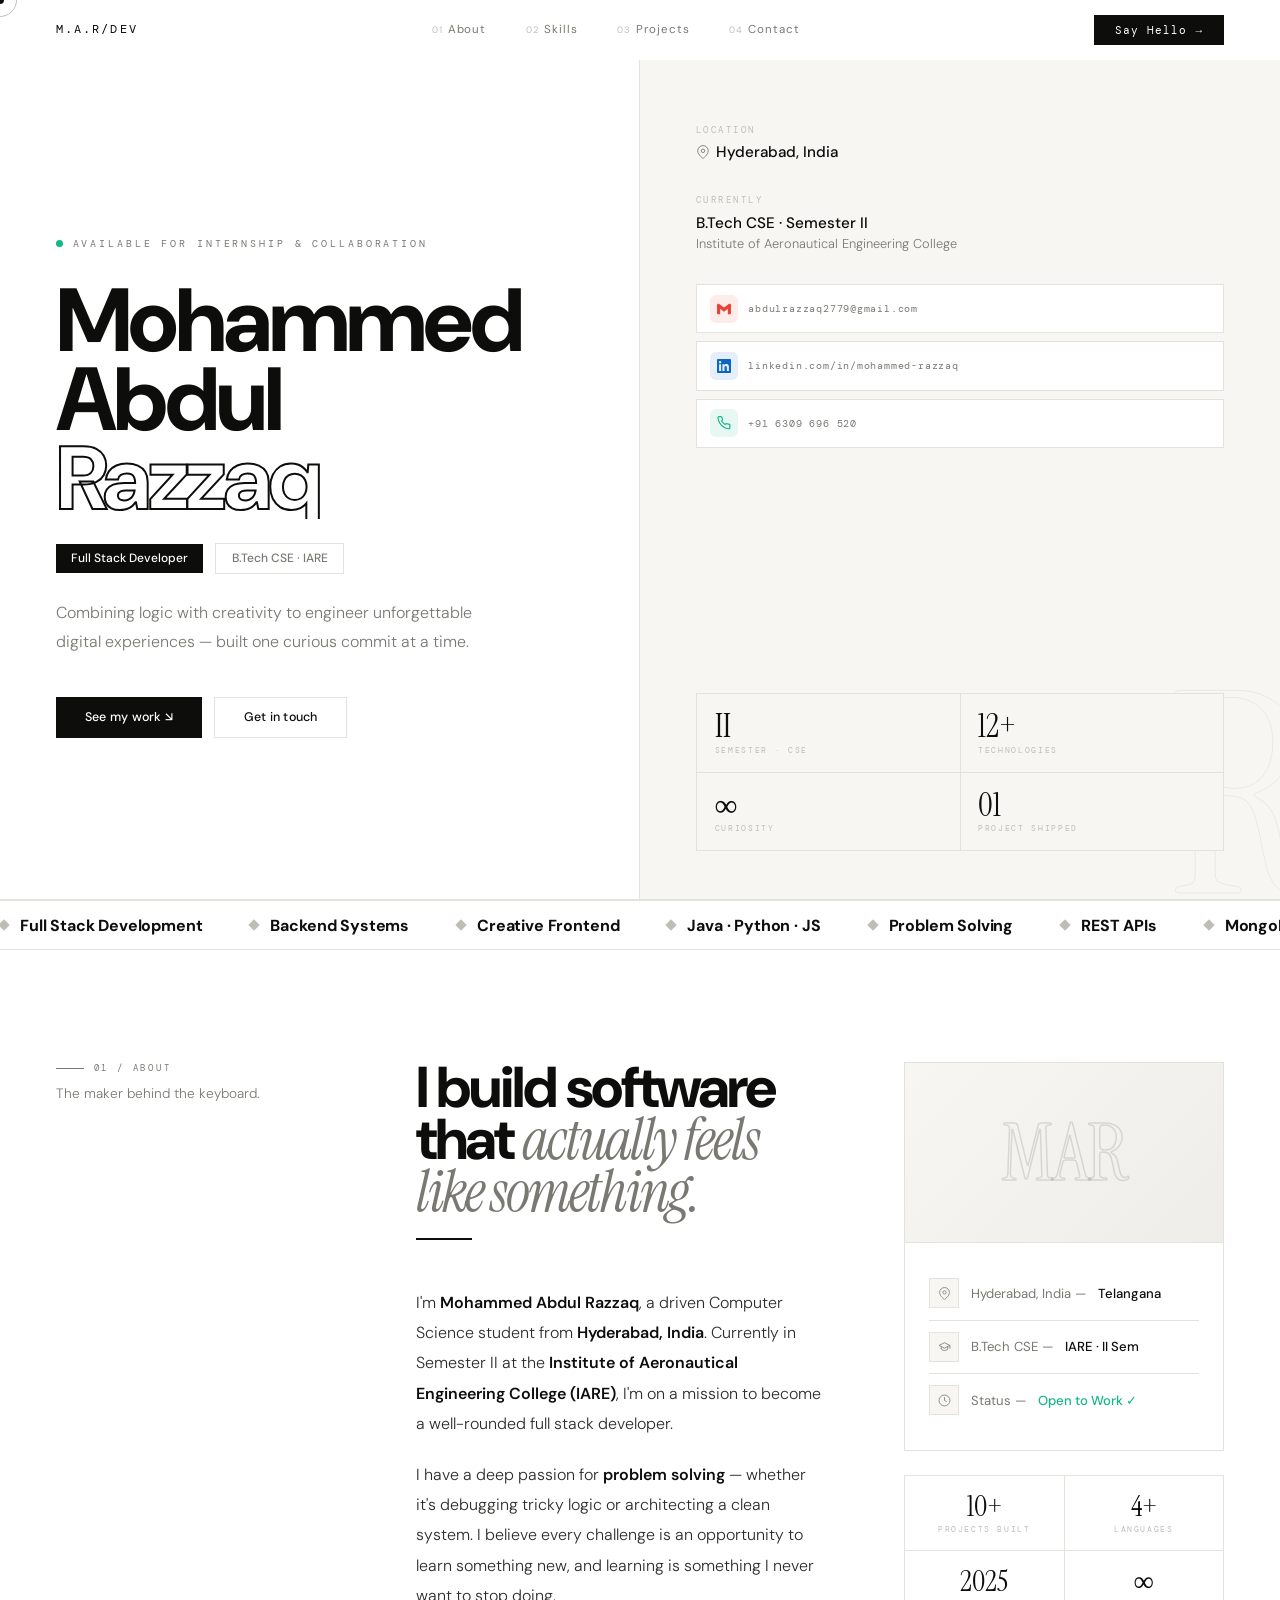
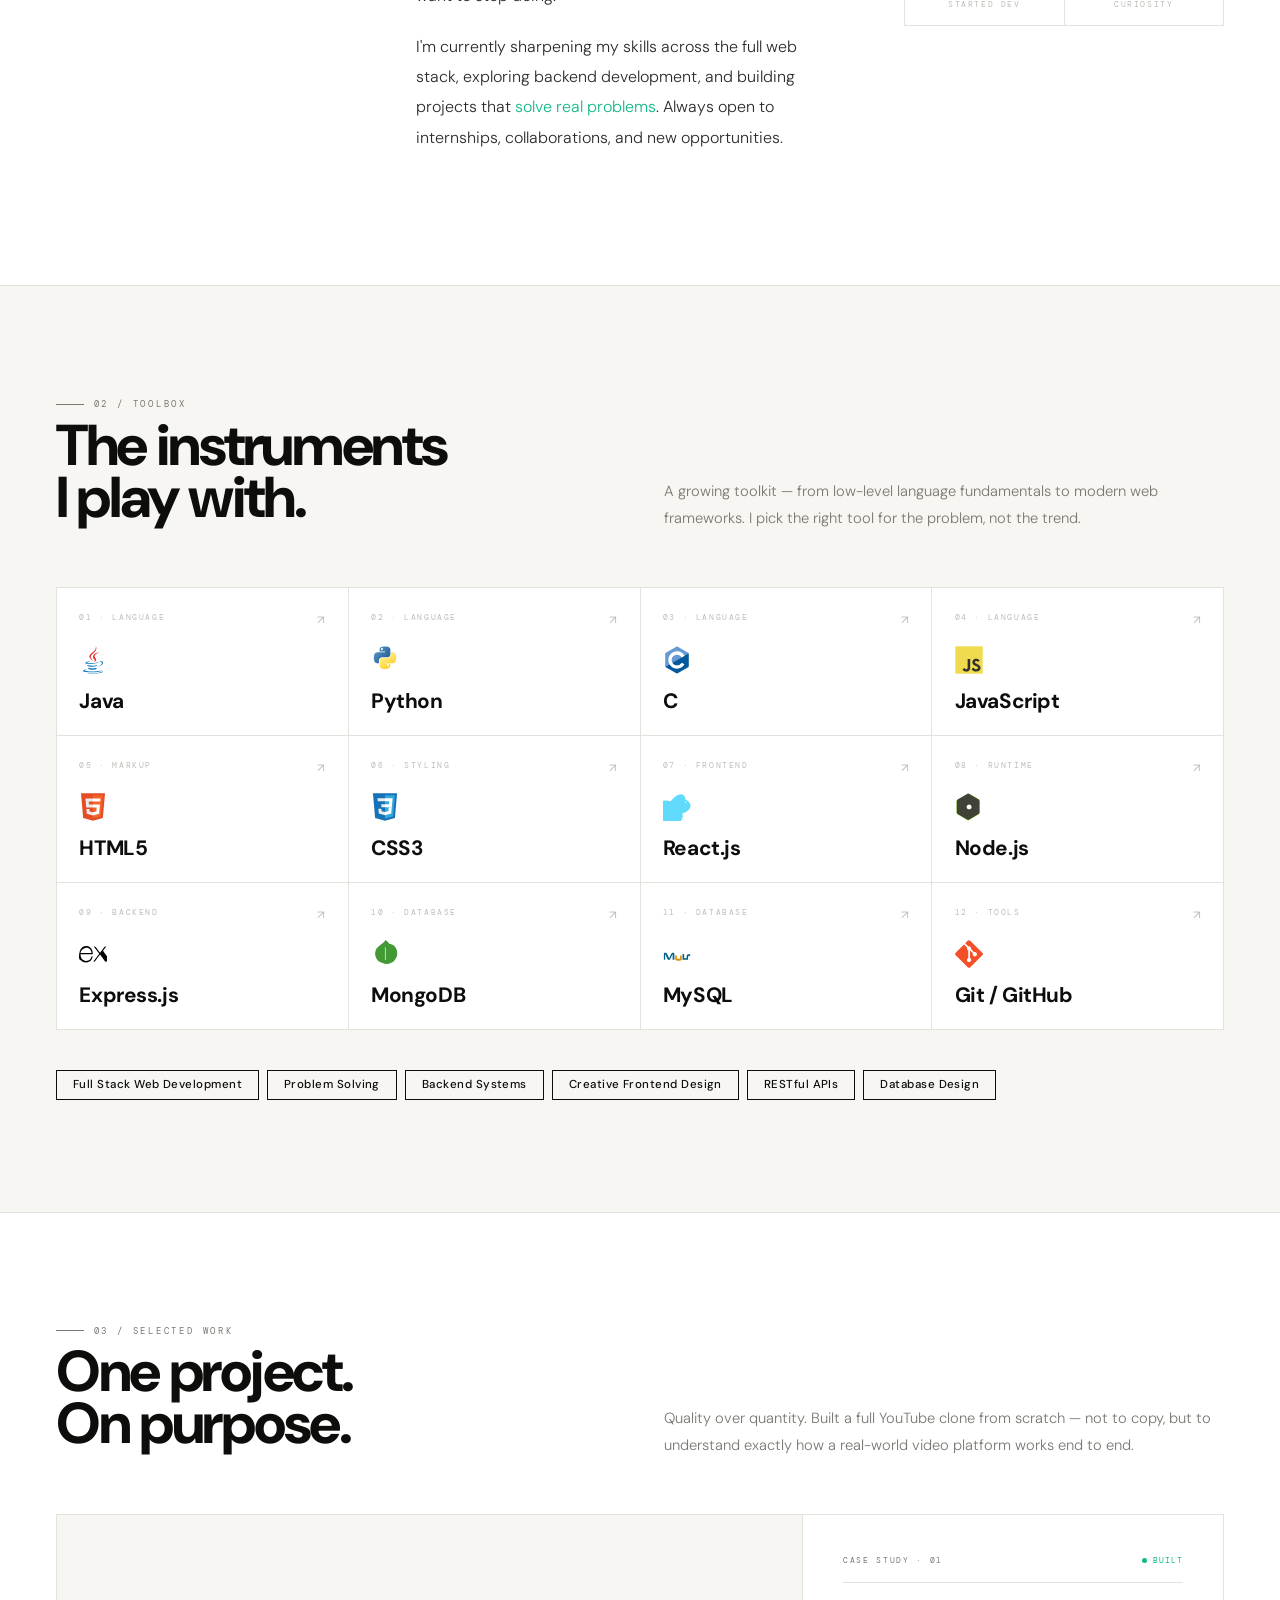
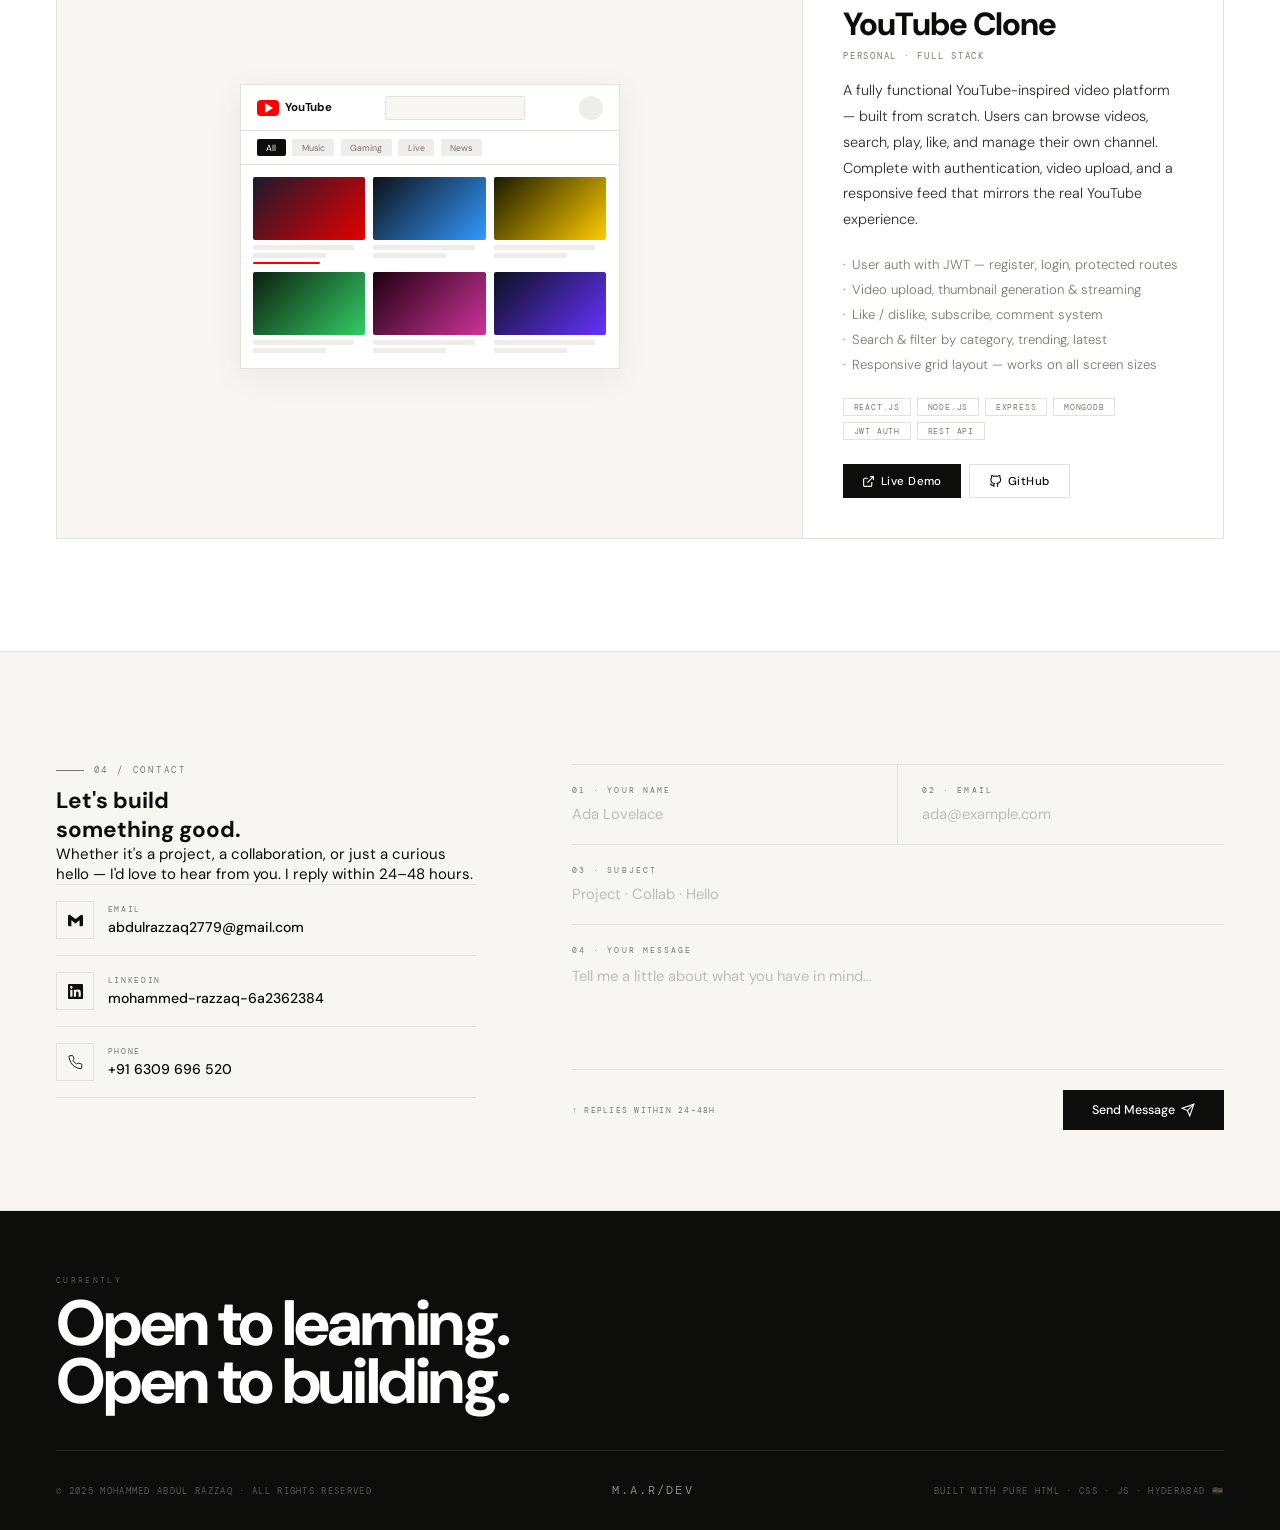
<file: CodeAlpha_Build Your Own Portfolio Site/index.html>
<!DOCTYPE html>
<html lang="en">
<head>
<meta charset="UTF-8">
<meta name="viewport" content="width=device-width, initial-scale=1.0">
<meta name="description" content="Mohammed Abdul Razzaq — Full Stack Web Developer, B.Tech CSE student at IARE Hyderabad">
<title>Mohammed Abdul Razzaq — Full Stack Developer</title>
<link rel="preconnect" href="https://fonts.googleapis.com">
<link href="https://fonts.googleapis.com/css2?family=Instrument+Serif:ital@0;1&family=DM+Sans:opsz,wght@9..40,300;9..40,400;9..40,500;9..40,700;9..40,800&family=DM+Mono:wght@300;400&display=swap" rel="stylesheet">
<link rel="stylesheet" href="style.css">
</head>
<body>
 
<div id="cursor"></div>
<div id="cursor-ring"></div>
<div id="scroll-bar"></div>
<!-- LOADER -->
<div id="loader">
  <div class="loader-word"><span>M.A.Razzaq</span></div>
  <div class="loader-bar"><div class="loader-fill"></div></div>
</div>
 
<!-- MOBILE NAV -->
<div class="mob-nav" id="mob-nav">
  <a href="#about"   onclick="closeMob()">About</a>
  <a href="#skills"  onclick="closeMob()">Skills</a>
  <a href="#projects" onclick="closeMob()">Projects</a>
  <a href="#contact" onclick="closeMob()">Contact</a>
</div>
 
<!-- NAV -->
<nav id="nav">
  <a class="nav-logo" href="#hero">M.A.R/DEV</a>
  <ul class="nav-links">
    <li><a href="#about"><span class="nn">01</span> About</a></li>
    <li><a href="#skills"><span class="nn">02</span> Skills</a></li>
    <li><a href="#projects"><span class="nn">03</span> Projects</a></li>
    <li><a href="#contact"><span class="nn">04</span> Contact</a></li>
  </ul>
  <a class="nav-cta" href="mailto:abdulrazzaq2779@gmail.com">Say Hello →</a>
  <div class="ham" id="ham" onclick="toggleMob()">
    <span></span><span></span><span></span>
  </div>
</nav>
 
<!-- ══════════ HERO ══════════ -->
<section id="hero">
  <div class="hero-l">
    <div class="hero-eyebrow">
      <div class="eyebrow-dot"></div>
      Available for Internship &amp; Collaboration
    </div>
    <h1 class="hero-name">
      <span class="line"><span>Mohammed</span></span>
      <span class="line"><span>Abdul</span></span>
      <span class="line"><span>Razzaq</span></span>
    </h1>
    <div class="hero-role">
      <span class="role-badge solid">Full Stack Developer</span>
      <span class="role-badge outline">B.Tech CSE · IARE</span>
    </div>
    <p class="hero-desc">
      Combining logic with creativity to engineer unforgettable digital experiences — built one curious commit at a time.
    </p>
    <div class="hero-btns">
      <a class="btn-dark" href="#projects">See my work ↘</a>
      <a class="btn-light" href="#contact">Get in touch</a>
    </div>
  </div>
 
  <div class="hero-r">
    <div class="hero-bg-letter" aria-hidden="true">R</div>
 
    <div class="hero-info">
      <div class="info-block">
        <div class="info-label">Location</div>
        <div class="info-val">
          <svg viewBox="0 0 24 24"><path d="M21 10c0 7-9 13-9 13s-9-6-9-13a9 9 0 0 1 18 0z"/><circle cx="12" cy="10" r="3"/></svg>
          Hyderabad, India
        </div>
      </div>
      <div class="info-block">
        <div class="info-label">Currently</div>
        <div class="info-val">B.Tech CSE · Semester II</div>
        <div class="info-sub">Institute of Aeronautical Engineering College</div>
      </div>
 
      <div class="hero-contacts">
        <a class="contact-badge" href="mailto:abdulrazzaq2779@gmail.com">
          <div class="cb-icon cb-gmail">
            <svg viewBox="0 0 24 24"><path d="M24 5.457v13.909c0 .904-.732 1.636-1.636 1.636h-3.819V11.73L12 16.64l-6.545-4.91v9.273H1.636A1.636 1.636 0 0 1 0 19.366V5.457c0-2.023 2.309-3.178 3.927-1.964L5.455 4.64 12 9.548l6.545-4.91 1.528-1.145C21.69 2.28 24 3.434 24 5.457z"/></svg>
          </div>
          abdulrazzaq2779@gmail.com
        </a>
        <a class="contact-badge" href="https://www.linkedin.com/in/mohammed-razzaq-6a2362384" target="_blank" rel="noopener">
          <div class="cb-icon cb-li">
            <svg viewBox="0 0 24 24"><path d="M20.447 20.452h-3.554v-5.569c0-1.328-.027-3.037-1.852-3.037-1.853 0-2.136 1.445-2.136 2.939v5.667H9.351V9h3.414v1.561h.046c.477-.9 1.637-1.85 3.37-1.85 3.601 0 4.267 2.37 4.267 5.455v6.286zM5.337 7.433a2.062 2.062 0 0 1-2.063-2.065 2.064 2.064 0 1 1 2.063 2.065zm1.782 13.019H3.555V9h3.564v11.452zM22.225 0H1.771C.792 0 0 .774 0 1.729v20.542C0 23.227.792 24 1.771 24h20.451C23.2 24 24 23.227 24 22.271V1.729C24 .774 23.2 0 22.222 0h.003z"/></svg>
          </div>
          linkedin.com/in/mohammed-razzaq
        </a>
        <a class="contact-badge" href="tel:+916309696520">
          <div class="cb-icon cb-phone">
            <svg viewBox="0 0 24 24"><path d="M22 16.92v3a2 2 0 0 1-2.18 2 19.79 19.79 0 0 1-8.63-3.07A19.5 19.5 0 0 1 4.69 12 19.79 19.79 0 0 1 1.61 3.38 2 2 0 0 1 3.6 1h3a2 2 0 0 1 2 1.72c.127.96.361 1.903.7 2.81a2 2 0 0 1-.45 2.11L7.91 8.6a16 16 0 0 0 6 6l.91-.92a2 2 0 0 1 2.11-.45c.907.339 1.85.573 2.81.7A2 2 0 0 1 22 16.92z"/></svg>
          </div>
          +91 6309 696 520
        </a>
      </div>
    </div>
 
    <div class="hero-stat-row">
      <div class="hero-stat">
        <div class="hero-stat-num">II</div>
        <div class="hero-stat-lbl">Semester · CSE</div>
      </div>
      <div class="hero-stat">
        <div class="hero-stat-num">12+</div>
        <div class="hero-stat-lbl">Technologies</div>
      </div>
      <div class="hero-stat">
        <div class="hero-stat-num">∞</div>
        <div class="hero-stat-lbl">Curiosity</div>
      </div>
      <div class="hero-stat">
        <div class="hero-stat-num">01</div>
        <div class="hero-stat-lbl">Project shipped</div>
      </div>
    </div>
  </div>
</section>
 
<!-- TICKER -->
<div class="ticker" aria-hidden="true">
  <div class="ticker-track">
    <div class="ticker-item"><div class="ticker-diamond"></div> Full Stack Development</div>
    <div class="ticker-item"><div class="ticker-diamond"></div> Backend Systems</div>
    <div class="ticker-item"><div class="ticker-diamond"></div> Creative Frontend</div>
    <div class="ticker-item"><div class="ticker-diamond"></div> Java · Python · JS</div>
    <div class="ticker-item"><div class="ticker-diamond"></div> Problem Solving</div>
    <div class="ticker-item"><div class="ticker-diamond"></div> REST APIs</div>
    <div class="ticker-item"><div class="ticker-diamond"></div> MongoDB · MySQL</div>
    <div class="ticker-item"><div class="ticker-diamond"></div> React · Node.js</div>
    <div class="ticker-item"><div class="ticker-diamond"></div> Full Stack Development</div>
    <div class="ticker-item"><div class="ticker-diamond"></div> Backend Systems</div>
    <div class="ticker-item"><div class="ticker-diamond"></div> Creative Frontend</div>
    <div class="ticker-item"><div class="ticker-diamond"></div> Java · Python · JS</div>
    <div class="ticker-item"><div class="ticker-diamond"></div> Problem Solving</div>
    <div class="ticker-item"><div class="ticker-diamond"></div> REST APIs</div>
    <div class="ticker-item"><div class="ticker-diamond"></div> MongoDB · MySQL</div>
    <div class="ticker-item"><div class="ticker-diamond"></div> React · Node.js</div>
  </div>
</div>
 
<!-- ══════════ ABOUT ══════════ -->
<section class="section" id="about">
  <div class="about-grid">
    <div class="about-l reveal">
      <div class="section-tag">01 / About</div>
      <p class="about-l section-sub" style="margin-top:.4rem">The maker behind the keyboard.</p>
    </div>
 
    <div class="about-text reveal" style="transition-delay:.1s">
      <div class="section-h">I build software that <em>actually feels like something.</em></div>
      <div class="section-rule"></div>
      <p>I'm <b>Mohammed Abdul Razzaq</b>, a driven Computer Science student from <b>Hyderabad, India</b>. Currently in Semester II at the <b>Institute of Aeronautical Engineering College (IARE)</b>, I'm on a mission to become a well-rounded full stack developer.</p>
      <p>I have a deep passion for <b>problem solving</b> — whether it's debugging tricky logic or architecting a clean system. I believe every challenge is an opportunity to learn something new, and learning is something I never want to stop doing.</p>
      <p>I'm currently sharpening my skills across the full web stack, exploring backend development, and building projects that <span class="hl">solve real problems</span>. Always open to internships, collaborations, and new opportunities.</p>
    </div>
 
    <div class="about-r reveal right" style="transition-delay:.2s">
      <div class="about-card">
        <div class="about-card-top">
          <div class="about-card-mono">MAR</div>
        </div>
        <div class="about-card-body">
          <div class="ac-row">
            <div class="ac-icon"><svg viewBox="0 0 24 24"><path d="M21 10c0 7-9 13-9 13s-9-6-9-13a9 9 0 0 1 18 0z"/><circle cx="12" cy="10" r="3"/></svg></div>
            Hyderabad, India — <span>Telangana</span>
          </div>
          <div class="ac-row">
            <div class="ac-icon"><svg viewBox="0 0 24 24"><path d="M22 10v6M2 10l10-5 10 5-10 5z"/><path d="M6 12v5c3 3 9 3 12 0v-5"/></svg></div>
            B.Tech CSE — <span>IARE · II Sem</span>
          </div>
          <div class="ac-row">
            <div class="ac-icon"><svg viewBox="0 0 24 24"><circle cx="12" cy="12" r="10"/><path d="M12 6v6l4 2"/></svg></div>
            Status — <span style="color:var(--teal)">Open to Work ✓</span>
          </div>
        </div>
      </div>
      <div class="about-stats">
        <div class="as-item"><div class="as-num">10+</div><div class="as-lbl">Projects built</div></div>
        <div class="as-item"><div class="as-num">4+</div><div class="as-lbl">Languages</div></div>
        <div class="as-item"><div class="as-num">2025</div><div class="as-lbl">Started dev</div></div>
        <div class="as-item"><div class="as-num">∞</div><div class="as-lbl">Curiosity</div></div>
      </div>
    </div>
  </div>
</section>
 
<!-- ══════════ SKILLS ══════════ -->
<section class="section full-bleed" id="skills">
  <div class="inner">
    <div class="skills-head reveal">
      <div>
        <div class="section-tag">02 / Toolbox</div>
        <div class="section-h">The instruments<br>I play with.</div>
      </div>
      <p>A growing toolkit — from low-level language fundamentals to modern web frameworks. I pick the right tool for the problem, not the trend.</p>
    </div>
 
    <div class="skills-grid reveal" style="transition-delay:.1s">
      <!-- Java -->
      <div class="skill-cell">
        <div class="sc-top"><span class="sc-num">01 · LANGUAGE</span><span class="sc-arrow">↗</span></div>
        <svg class="skill-logo" viewBox="0 0 128 128"><path fill="#0074BD" d="M47.617 98.12s-4.767 2.774 3.397 3.71c9.892 1.13 14.947.968 25.845-1.097 0 0 2.871 1.795 6.873 3.351-24.439 10.47-55.308-.607-36.115-5.964zm-2.988-13.665s-5.348 3.959 2.823 4.805c10.567 1.091 18.91 1.18 33.354-1.6 0 0 1.993 2.025 5.132 3.131-29.542 8.64-62.446.68-41.309-6.336z"/><path fill="#EA2D2E" d="M69.802 61.271c6.025 6.935-1.58 13.17-1.58 13.17s15.289-7.891 8.269-17.777c-6.559-9.215-11.587-13.792 15.635-29.58 0 0-42.731 10.67-22.324 34.187z"/><path fill="#0074BD" d="M102.123 108.229s3.529 2.91-3.888 5.159c-14.102 4.272-58.706 5.56-71.094.171-4.451-1.938 3.899-4.625 6.526-5.192 2.739-.593 4.303-.485 4.303-.485-4.953-3.487-32.013 6.85-13.743 9.815 49.821 8.076 90.817-3.637 77.896-9.468zM49.912 70.294s-22.686 5.389-8.033 7.348c6.188.828 18.518.638 30.011-.326 9.39-.789 18.813-2.474 18.813-2.474s-3.308 1.419-5.704 3.053c-23.042 6.061-67.544 3.238-54.731-2.958 10.832-5.239 19.644-4.643 19.644-4.643zm40.697 22.747c23.421-12.167 12.591-23.86 5.032-22.285-1.848.385-2.677.72-2.677.72s.688-1.079 2-1.543c14.953-5.255 26.451 15.503-4.823 23.725 0-.001.364-.328.468-.617z"/><path fill="#EA2D2E" d="M76.491 1.587S89.459 14.563 64.188 34.51c-20.266 16.006-4.621 25.13-.007 35.559-11.831-10.673-20.509-20.07-14.688-28.815C58.041 28.42 81.722 22.195 76.491 1.587z"/><path fill="#0074BD" d="M52.214 126.021c22.476 1.437 57-.8 57.817-11.436 0 0-1.571 4.032-18.572 7.231-19.286 3.612-43.09 3.191-57.204.874 0 .001 2.894 2.395 17.959 3.331z"/></svg>
        <div class="sc-name">Java</div>
      </div>
      <!-- Python -->
      <div class="skill-cell">
        <div class="sc-top"><span class="sc-num">02 · LANGUAGE</span><span class="sc-arrow">↗</span></div>
        <svg class="skill-logo" viewBox="0 0 128 128"><linearGradient id="pa" x1="70.252" y1="1237.476" x2="170.659" y2="1151.089" gradientTransform="matrix(.563 0 0 -.568 -29.215 707.817)" gradientUnits="userSpaceOnUse"><stop offset="0" stop-color="#5A9FD4"/><stop offset="1" stop-color="#306998"/></linearGradient><linearGradient id="pb" x1="209.474" y1="1098.811" x2="173.62" y2="1149.537" gradientTransform="matrix(.563 0 0 -.568 -29.215 707.817)" gradientUnits="userSpaceOnUse"><stop offset="0" stop-color="#FFD43B"/><stop offset="1" stop-color="#FFE873"/></linearGradient><path fill="url(#pa)" d="M63.391 1.988c-4.222.02-8.252.379-11.8 1.007-10.45 1.846-12.346 5.71-12.346 12.837v9.411h24.693v3.137H29.977c-7.176 0-13.46 4.313-15.426 12.521-2.268 9.405-2.368 15.275 0 25.096 1.755 7.311 5.947 12.519 13.124 12.519h8.491V67.234c0-8.151 7.051-15.34 15.426-15.34h24.665c6.866 0 12.346-5.654 12.346-12.548V15.833c0-6.693-5.646-11.72-12.346-12.837-4.244-.706-8.645-1.027-12.866-1.008zm-13.354 7.569c2.55 0 4.634 2.117 4.634 4.721 0 2.593-2.083 4.69-4.634 4.69-2.56 0-4.633-2.097-4.633-4.69-.001-2.604 2.073-4.721 4.633-4.721z"/><path fill="url(#pb)" d="M91.682 28.38v10.966c0 8.5-7.208 15.655-15.426 15.655H51.591c-6.756 0-12.346 5.783-12.346 12.549v23.515c0 6.691 5.818 10.628 12.346 12.547 7.816 2.297 15.312 2.713 24.665 0 6.216-1.801 12.346-5.423 12.346-12.547v-9.412H63.938v-3.138h37.012c7.176 0 9.852-5.005 12.348-12.519 2.578-7.735 2.467-15.174 0-25.096-1.774-7.145-5.161-12.521-12.348-12.521h-9.268zM77.927 82.459c2.561 0 4.634 2.097 4.634 4.692 0 2.602-2.074 4.719-4.634 4.719-2.55 0-4.633-2.117-4.633-4.719 0-2.595 2.083-4.692 4.633-4.692z"/></svg>
        <div class="sc-name">Python</div>
      </div>
      <!-- C -->
      <div class="skill-cell">
        <div class="sc-top"><span class="sc-num">03 · LANGUAGE</span><span class="sc-arrow">↗</span></div>
        <svg class="skill-logo" viewBox="0 0 128 128"><path fill="#659AD3" d="M115.4 30.7L67.1 2.9c-.8-.5-1.9-.7-3.1-.7-1.2 0-2.3.3-3.1.7l-48 27.9c-1.7 1-2.9 3.5-2.9 5.4v55.7c0 1.1.2 2.4 1 3.5l106.8-62c-.6-1.2-1.5-2.1-2.4-2.7z"/><path fill="#03599C" d="M10.7 95.3c.5.8 1.2 1.5 1.9 1.9l48.2 27.9c.8.5 1.9.7 3.1.7 1.2 0 2.3-.3 3.1-.7l48-27.9c1.7-1 2.9-3.5 2.9-5.4V36.1c0-.9-.1-1.9-.6-2.8l-106.6 62z"/><path fill="#fff" d="M85.3 76.1C81.1 83.5 73.1 88.5 64 88.5c-13.5 0-24.5-11-24.5-24.5s11-24.5 24.5-24.5c9.1 0 17.1 5 21.3 12.5l13-7.5c-6.8-11.9-19.6-20-34.3-20-21.8 0-39.5 17.7-39.5 39.5s17.7 39.5 39.5 39.5c14.6 0 27.4-8 34.2-19.8l-13-7.6z"/></svg>
        <div class="sc-name">C</div>
      </div>
      <!-- JavaScript -->
      <div class="skill-cell">
        <div class="sc-top"><span class="sc-num">04 · LANGUAGE</span><span class="sc-arrow">↗</span></div>
        <svg class="skill-logo" viewBox="0 0 128 128"><path fill="#F0DB4F" d="M1.408 1.408h125.184v125.185H1.408z"/><path fill="#323330" d="M116.347 96.736c-.917-5.711-4.641-10.508-15.672-14.981-3.832-1.761-8.104-3.022-9.377-5.926-.452-1.69-.512-2.642-.226-3.665.821-3.32 4.784-4.355 7.925-3.403 2.023.678 3.938 2.237 5.093 4.724 5.402-3.498 5.391-3.475 9.163-5.879-1.381-2.141-2.118-3.129-3.022-4.045-3.249-3.629-7.676-5.498-14.756-5.355l-3.688.477c-3.534.893-6.902 2.748-8.877 5.235-5.926 6.724-4.236 18.492 2.975 23.335 7.104 5.332 17.54 6.545 18.873 11.531 1.297 6.104-4.486 8.08-10.234 7.378-4.236-.881-6.592-3.034-9.139-6.949-4.688 2.713-4.688 2.713-9.508 5.485 1.143 2.499 2.344 3.63 4.26 5.795 9.068 9.198 31.76 8.746 35.83-5.176.165-.478 1.261-3.666.38-8.581zM69.462 58.943H57.753l-.048 30.272c0 6.438.333 12.34-.714 14.149-1.713 3.558-6.152 3.117-8.175 2.427-2.059-1.012-3.106-2.451-4.319-4.485-.333-.584-.583-1.036-.667-1.071l-9.52 5.83c1.583 3.249 3.915 6.069 6.902 7.901 4.462 2.678 10.454 3.499 16.752 2.059 4.082-1.189 7.604-3.652 9.448-7.401 2.666-4.915 2.094-10.864 2.07-17.444.06-10.735.001-21.468.001-32.237z"/></svg>
        <div class="sc-name">JavaScript</div>
      </div>
      <!-- HTML5 -->
      <div class="skill-cell">
        <div class="sc-top"><span class="sc-num">05 · MARKUP</span><span class="sc-arrow">↗</span></div>
        <svg class="skill-logo" viewBox="0 0 128 128"><path fill="#E44D26" d="M19.037 113.876L9.032 1.661h109.936l-10.016 112.198-45.019 12.48z"/><path fill="#F16529" d="M64 116.8l36.378-10.086 8.559-95.878H64z"/><path fill="#EBEBEB" d="M64 52.455H45.788L44.53 38.361H64V24.599H29.489l.33 3.692 3.382 37.927H64zm0 35.743l-.061.017-15.327-4.14-.979-10.975H33.816l1.928 21.609 28.193 7.826.063-.017z"/><path fill="#fff" d="M63.952 52.455v13.763h16.947l-1.597 17.849-15.35 4.143v14.319l28.215-7.82.207-2.325 3.234-36.233.336-3.696h-3.708zm0-27.856v13.762h33.244l.277-3.092.628-6.978.329-3.692z"/></svg>
        <div class="sc-name">HTML5</div>
      </div>
      <!-- CSS3 -->
      <div class="skill-cell">
        <div class="sc-top"><span class="sc-num">06 · STYLING</span><span class="sc-arrow">↗</span></div>
        <svg class="skill-logo" viewBox="0 0 128 128"><path fill="#1572B6" d="M18.814 114.123L8.76 1.352h110.48l-10.064 112.754-45.243 12.543-45.119-12.526z"/><path fill="#33A9DC" d="M64.001 117.025l36.559-10.137 8.601-96.354H64.001v106.491z"/><path fill="#fff" d="M64.001 51.429h18.302l1.264-14.163H64.001V23.435h34.682l-.332 3.711-3.4 38.114h-30.95V51.429z"/><path fill="#EBEBEB" d="M64.083 87.349l-.061.018-15.403-4.159-.985-11.031H33.752l1.937 21.717 28.331 7.863.063-.018v-14.39z"/><path fill="#fff" d="M81.127 64.675l-1.666 18.522-15.426 4.164v14.39l28.354-7.858.208-2.337 2.406-26.881H81.127z"/><path fill="#EBEBEB" d="M64.048 23.435v13.831H30.64l-.277-3.108-.63-7.044-.331-3.679h34.646zm-.047 27.994v13.831H47.791l-.277-3.108-.631-7.044-.33-3.679h17.448z"/></svg>
        <div class="sc-name">CSS3</div>
      </div>
      <!-- React -->
      <div class="skill-cell">
        <div class="sc-top"><span class="sc-num">07 · FRONTEND</span><span class="sc-arrow">↗</span></div>
        <svg class="skill-logo" viewBox="0 0 128 128"><g fill="#61DAFB"><circle cx="64" cy="64" r="11.4"/><path d="M107.3 45.2c-2.2-.8-4.5-1.6-6.9-2.3.6-2.4 1.1-4.8 1.5-7.1 2.1-13-1.2-21.8-9.6-26.9-14.8-8.8-35.7 2.2-57.3 28.4-21.7-5.5-39.7-3.8-48.6 6.8-8.8 10.6-5.4 30.5 8.9 50.4-2.4 4.4-4 8.8-4.9 13.1-2.5 11.4-.2 20.4 7.4 25.5 2.1 1.4 4.6 2.1 7.4 2.1 5.9 0 13-2.8 20.8-8.2 8.4 5.6 16.8 9.1 24.5 10 2.2.3 4.4.4 6.5.4 9.4 0 17.4-2.8 23.4-8.3 8.7-7.9 11.5-20 8.4-35.3.7-.2 1.3-.4 2-.7 22.2-8.2 35.2-21.5 35.2-36.2 0-11.4-9.9-22.8-29.6-29.9z"/></g></svg>
        <div class="sc-name">React.js</div>
      </div>
      <!-- Node.js -->
      <div class="skill-cell">
        <div class="sc-top"><span class="sc-num">08 · RUNTIME</span><span class="sc-arrow">↗</span></div>
        <svg class="skill-logo" viewBox="0 0 128 128"><path fill="#83CD29" d="M112.771 30.334L68.674 4.729c-2.781-1.584-6.402-1.584-9.183 0L11.23 30.334C8.366 31.985 6.5 35.088 6.5 38.407v51.142c0 3.319 1.866 6.422 4.729 8.073l44.085 25.605c2.781 1.584 6.402 1.584 9.183 0l44.085-25.605c2.863-1.651 4.729-4.754 4.729-8.073V38.407c.017-3.319-1.849-6.422-4.540-8.073z"/><path fill="#404137" d="M107.86 29.733L62.862 3.416a5.483 5.483 0 00-5.587 0L12.277 29.733C9.875 31.114 8.5 33.671 8.5 36.373v52.58c0 2.703 1.375 5.26 3.777 6.641l44.998 26.317a5.483 5.483 0 005.587 0l44.998-26.317c2.402-1.381 3.777-3.938 3.777-6.641v-52.58c0-2.702-1.375-5.259-3.777-6.64z"/><path fill="#fff" d="M64.501 52.114c-6.273 0-11.336 5.063-11.336 11.336 0 6.273 5.063 11.335 11.336 11.335 6.273 0 11.335-5.062 11.335-11.335 0-6.273-5.062-11.336-11.335-11.336z"/></svg>
        <div class="sc-name">Node.js</div>
      </div>
      <!-- Express -->
      <div class="skill-cell">
        <div class="sc-top"><span class="sc-num">09 · BACKEND</span><span class="sc-arrow">↗</span></div>
        <svg class="skill-logo" viewBox="0 0 128 128"><path fill="#000" d="M126.67 98.44c-4.56 1.16-7.38.05-9.91-3.75-5.68-8.51-11.95-16.63-18-24.9-.78-1.07-1.59-2.12-2.6-3.45C89 76 81.85 85.2 75.14 94.77c-2.4 3.42-4.92 4.91-9.4 3.7l26.92-36.13L67.6 29.71c4.31-.84 7.29-.41 9.93 3.45 5.83 8.52 12.26 16.63 18.67 25.21 6.45-8.55 12.8-16.67 18.8-25.11 2.6-3.73 5.52-4.57 9.7-3.39l-13.01 17.2-1.83 2.47c1.5 2.1 2.92 4.1 4.41 6.08 8 10.82 15.9 21.68 23.58 32.73.92 1.31 1.59 2.6.02 4.09zM1.33 61.74c.72-3.61 1.2-7.29 2.2-10.83 6-21.43 30.6-30.34 47.5-17.06C60.93 41.64 63.39 52.62 62.9 65H7.1c-.84 22.23 15.15 35.62 35.54 28.78 7.19-2.4 11.36-8 13.47-15 1.07-3.51 2.84-4.86 6.35-3.78-1.69 9.25-6.68 18.9-14.7 23.38-13 7.25-29.4 4.8-39.37-5.87C3.15 92.83 1.04 87.6.33 82c-.2-1.66-.22-3.34-.33-5v-6c.1-1.24.2-2.49.37-3.74.12-.85.29-1.69.45-2.53l.51-2.99zM7.1 59h49.93c-.58-12.66-10.15-23.15-21.2-23.34-13.04-.22-26.12 9.9-28.73 23.34z"/></svg>
        <div class="sc-name">Express.js</div>
      </div>
      <!-- MongoDB -->
      <div class="skill-cell">
        <div class="sc-top"><span class="sc-num">10 · DATABASE</span><span class="sc-arrow">↗</span></div>
        <svg class="skill-logo" viewBox="0 0 128 128"><path fill="#439934" d="M88.4 22.3C79 9.1 69.2 3 66.9 1.5l-.5-.4c-.2-.2-.5-.4-.6-.6-.1-.2-.2-.4-.2-.5v-.1s-1.1 4.3-7.5 10.3c-3.2 3.1-8.5 7.1-14.3 11.5C36.6 27 28.9 33.2 24.9 40c-6.2 10.6-6.7 23-5.2 31.1 1.9 10.3 6.7 17.9 12.2 23.3l.2.2c.1.1.1.1.1.2.1.1.2.1.3.2h.1a33.8 33.8 0 0013.4 7.9h.1l-.1-.1h.1l.1.1h-.1l.1.1a56.6 56.6 0 003 1h.1v-.1h.1v.1h-.1l.1.1h-.1l.1.1h-.1c1 .3 2.1.6 3.1 1h.1v-.1h.1v.1h-.1l.2.1h-.1l.1.1c3 1.1 5.8 2.2 8.5 2.9v-.1a48.6 48.6 0 005.1.7h.2l.1.1h.6l.1.1h.5l.1.1h.5l.1.1h.6l.1.1h.6l.1.1h.6l.2.1a45.3 45.3 0 003.9-.1l.2-.1h.3l.2-.1h.3l.2-.1h.3l.2-.1a47.3 47.3 0 009.6-1.9h.1v-.1h.1v.1l.1-.1h.1l.1-.1h.1l.1-.1h.1l.1-.1h.1A50 50 0 00103 98.5h.1v-.1h.1v.1l.1-.1h.1A49.2 49.2 0 00110.4 89l.1-.2a51.4 51.4 0 007.2-13.5v-.1a51.5 51.5 0 002.2-14.7 51.5 51.5 0 00-1.3-11.5 49 49 0 00-5.9-13.5 49.1 49.1 0 00-8-9.8 49.5 49.5 0 00-9.8-5.6 50 50 0 00-11.3-3.3 50.1 50.1 0 00-5.2-.6zM67 90l-3.2 1.1-.1-61.3 2.9 5.2.4 55z"/></svg>
        <div class="sc-name">MongoDB</div>
      </div>
      <!-- MySQL -->
      <div class="skill-cell">
        <div class="sc-top"><span class="sc-num">11 · DATABASE</span><span class="sc-arrow">↗</span></div>
        <svg class="skill-logo" viewBox="0 0 128 128"><path fill="#00618A" d="M2 90.2h7.8V63.7l10.8 23.2c1.3 2.8 3 3.8 6.4 3.8s5-1 6.3-3.8l10.8-22.9v26.2h7.8V63.1c0-2.6-1-3.9-3.1-4.6-5-1.6-8.4-.3-10 2.8L28.2 83.9 17.5 61.3c-1.4-3.2-4.9-4.4-10-2.8-2.1.7-3.5 2-3.5 4.6v27.1z"/><path fill="#E48E00" d="M55.2 71h7.7v12.8c-.1.3.3 2.1 5.9 2.1 2.3 0 9.2-.3 9.2-.3V71h7.7v21.3s-8.2 2.1-17.1 2.1c-10.2 0-13.4-4.5-13.4-9.5V71z"/><path fill="#00618A" d="M89.4 90.2V63.7h7.3v19.7h11.4V73.2c0-4.9 3.4-8.4 8.9-8.4h7v7.8h-5.6c-2.5 0-3.9.8-3.9 3.1v14.5H89.4z"/></svg>
        <div class="sc-name">MySQL</div>
      </div>
      <!-- Git -->
      <div class="skill-cell">
        <div class="sc-top"><span class="sc-num">12 · TOOLS</span><span class="sc-arrow">↗</span></div>
        <svg class="skill-logo" viewBox="0 0 128 128"><path fill="#F34F29" d="M124.742 58.378L69.625 3.264c-3.172-3.174-8.32-3.174-11.497 0L46.685 14.71l14.518 14.518c3.375-1.139 7.243-.375 9.932 2.314 2.703 2.706 3.461 6.607 2.294 9.993l13.992 13.993c3.385-1.167 7.292-.413 9.994 2.295 3.78 3.777 3.78 9.9 0 13.679a9.673 9.673 0 01-13.683 0 9.677 9.677 0 01-2.105-10.521L68.574 47.933l-.002 34.341a9.708 9.708 0 012.559 1.828c3.778 3.777 3.778 9.898 0 13.683-3.779 3.777-9.904 3.777-13.679 0-3.778-3.785-3.778-9.906 0-13.683a9.65 9.65 0 013.167-2.11V47.333a9.581 9.581 0 01-3.167-2.11c-2.862-2.86-3.551-7.06-2.083-10.576L41.056 20.333 3.264 58.123a8.133 8.133 0 000 11.5l55.117 55.114c3.172 3.174 8.32 3.174 11.499 0l54.86-54.858a8.135 8.135 0 00.002-11.501z"/></svg>
        <div class="sc-name">Git / GitHub</div>
      </div>
    </div>
 
    <div class="focus-chips reveal" style="transition-delay:.2s">
      <div class="chip">Full Stack Web Development</div>
      <div class="chip">Problem Solving</div>
      <div class="chip">Backend Systems</div>
      <div class="chip">Creative Frontend Design</div>
      <div class="chip">RESTful APIs</div>
      <div class="chip">Database Design</div>
    </div>
  </div>
</section>
 
<!-- ══════════ PROJECTS ══════════ -->
<section class="section" id="projects">
  <div class="proj-head reveal">
    <div>
      <div class="section-tag">03 / Selected Work</div>
      <div class="section-h">One project.<br>On purpose.</div>
    </div>
    <p>Quality over quantity. Built a full YouTube clone from scratch — not to copy, but to understand exactly how a real-world video platform works end to end.</p>
  </div>
 
  <div class="proj-card reveal" style="transition-delay:.08s">
    <div class="proj-visual">
      <!-- YouTube Mockup -->
      <div class="yt-mock">
        <div class="yt-header">
          <div class="yt-logo">
            <div class="yt-logo-icon"></div>
            <span class="yt-logo-text">YouTube</span>
          </div>
          <div class="yt-search"></div>
          <div class="yt-avatar"></div>
        </div>
        <div class="yt-cats">
          <div class="yt-cat">All</div>
          <div class="yt-cat gray">Music</div>
          <div class="yt-cat gray">Gaming</div>
          <div class="yt-cat gray">Live</div>
          <div class="yt-cat gray">News</div>
        </div>
        <div class="yt-grid">
          <div class="yt-card"><div class="yt-thumb yt-c1"></div><div class="yt-tl"></div><div class="yt-tl short"></div><div class="yt-prog"></div></div>
          <div class="yt-card"><div class="yt-thumb yt-c2"></div><div class="yt-tl"></div><div class="yt-tl short"></div></div>
          <div class="yt-card"><div class="yt-thumb yt-c3"></div><div class="yt-tl"></div><div class="yt-tl short"></div></div>
          <div class="yt-card"><div class="yt-thumb yt-c4"></div><div class="yt-tl"></div><div class="yt-tl short"></div></div>
          <div class="yt-card"><div class="yt-thumb yt-c5"></div><div class="yt-tl"></div><div class="yt-tl short"></div></div>
          <div class="yt-card"><div class="yt-thumb yt-c6"></div><div class="yt-tl"></div><div class="yt-tl short"></div></div>
        </div>
      </div>
    </div>
 
    <div class="proj-info">
      <div class="proj-meta">
        <span class="proj-case">Case Study · 01</span>
        <span class="proj-built"><div class="proj-built-dot"></div> Built</span>
      </div>
      <div class="proj-name">YouTube Clone</div>
      <div class="proj-type">Personal · Full Stack</div>
      <p class="proj-desc">
        A fully functional YouTube-inspired video platform — built from scratch. Users can browse videos, search, play, like, and manage their own channel. Complete with authentication, video upload, and a responsive feed that mirrors the real YouTube experience.
      </p>
      <div class="proj-feats">
        <div class="proj-feat">User auth with JWT — register, login, protected routes</div>
        <div class="proj-feat">Video upload, thumbnail generation &amp; streaming</div>
        <div class="proj-feat">Like / dislike, subscribe, comment system</div>
        <div class="proj-feat">Search &amp; filter by category, trending, latest</div>
        <div class="proj-feat">Responsive grid layout — works on all screen sizes</div>
      </div>
      <div class="proj-tags">
        <span class="proj-tag">React.js</span>
        <span class="proj-tag">Node.js</span>
        <span class="proj-tag">Express</span>
        <span class="proj-tag">MongoDB</span>
        <span class="proj-tag">JWT Auth</span>
        <span class="proj-tag">REST API</span>
      </div>
      <div class="proj-btns">
        <a class="btn-sm-dark" href="#" onclick="return false">
          <svg viewBox="0 0 24 24" width="13" height="13" fill="none" stroke="currentColor" stroke-width="2"><path d="M18 13v6a2 2 0 0 1-2 2H5a2 2 0 0 1-2-2V8a2 2 0 0 1 2-2h6"/><polyline points="15 3 21 3 21 9"/><line x1="10" y1="14" x2="21" y2="3"/></svg>
          Live Demo
        </a>
        <a class="btn-sm-light" href="#" onclick="return false">
          <svg viewBox="0 0 24 24" width="13" height="13" fill="none" stroke="currentColor" stroke-width="2"><path d="M9 19c-5 1.5-5-2.5-7-3m14 6v-3.87a3.37 3.37 0 0 0-.94-2.61c3.14-.35 6.44-1.54 6.44-7A5.44 5.44 0 0 0 20 4.77 5.07 5.07 0 0 0 19.91 1S18.73.65 16 2.48a13.38 13.38 0 0 0-7 0C6.27.65 5.09 1 5.09 1A5.07 5.07 0 0 0 5 4.77a5.44 5.44 0 0 0-1.5 3.78c0 5.42 3.3 6.61 6.44 7A3.37 3.37 0 0 0 9 18.13V22"/></svg>
          GitHub
        </a>
      </div>
    </div>
  </div>
</section>
 
<!-- ══════════ CONTACT ══════════ -->
<section class="section full-bleed" id="contact">
  <div class="inner">
    <div class="contact-grid">
      <div class="reveal">
        <div class="section-tag">04 / Contact</div>
        <h2>Let's build<br>something good.</h2>
        <p>Whether it's a project, a collaboration, or just a curious hello — I'd love to hear from you. I reply within 24–48 hours.</p>
 
        <a class="contact-link" href="mailto:abdulrazzaq2779@gmail.com">
          <div class="cl-icon">
            <svg viewBox="0 0 24 24"><path class="fill-icon" d="M24 5.457v13.909c0 .904-.732 1.636-1.636 1.636h-3.819V11.73L12 16.64l-6.545-4.91v9.273H1.636A1.636 1.636 0 0 1 0 19.366V5.457c0-2.023 2.309-3.178 3.927-1.964L5.455 4.64 12 9.548l6.545-4.91 1.528-1.145C21.69 2.28 24 3.434 24 5.457z"/></svg>
          </div>
          <div>
            <div class="cl-label">Email</div>
            <div class="cl-val">abdulrazzaq2779@gmail.com</div>
          </div>
        </a>
        <a class="contact-link" href="https://www.linkedin.com/in/mohammed-razzaq-6a2362384" target="_blank" rel="noopener">
          <div class="cl-icon">
            <svg viewBox="0 0 24 24"><path class="fill-icon" d="M20.447 20.452h-3.554v-5.569c0-1.328-.027-3.037-1.852-3.037-1.853 0-2.136 1.445-2.136 2.939v5.667H9.351V9h3.414v1.561h.046c.477-.9 1.637-1.85 3.37-1.85 3.601 0 4.267 2.37 4.267 5.455v6.286zM5.337 7.433a2.062 2.062 0 0 1-2.063-2.065 2.064 2.064 0 1 1 2.063 2.065zm1.782 13.019H3.555V9h3.564v11.452zM22.225 0H1.771C.792 0 0 .774 0 1.729v20.542C0 23.227.792 24 1.771 24h20.451C23.2 24 24 23.227 24 22.271V1.729C24 .774 23.2 0 22.222 0h.003z"/></svg>
          </div>
          <div>
            <div class="cl-label">LinkedIn</div>
            <div class="cl-val">mohammed-razzaq-6a2362384</div>
          </div>
        </a>
        <a class="contact-link" href="tel:+916309696520">
          <div class="cl-icon">
            <svg viewBox="0 0 24 24"><path class="stroke-icon" d="M22 16.92v3a2 2 0 0 1-2.18 2 19.79 19.79 0 0 1-8.63-3.07A19.5 19.5 0 0 1 4.69 12 19.79 19.79 0 0 1 1.61 3.38 2 2 0 0 1 3.6 1h3a2 2 0 0 1 2 1.72c.127.96.361 1.903.7 2.81a2 2 0 0 1-.45 2.11L7.91 8.6a16 16 0 0 0 6 6l.91-.92a2 2 0 0 1 2.11-.45c.907.339 1.85.573 2.81.7A2 2 0 0 1 22 16.92z"/></svg>
          </div>
          <div>
            <div class="cl-label">Phone</div>
            <div class="cl-val">+91 6309 696 520</div>
          </div>
        </a>
      </div>
 
      <!-- Contact Form -->
      <form class="contact-form reveal right" style="transition-delay:.12s" onsubmit="sendForm(event)">
        <div class="form-row">
          <div class="f-field">
            <label class="f-label">01 · Your Name</label>
            <input type="text" placeholder="Ada Lovelace" required />
          </div>
          <div class="f-field">
            <label class="f-label">02 · Email</label>
            <input type="email" placeholder="ada@example.com" required />
          </div>
        </div>
        <div class="f-field full-row" style="border-bottom:1px solid var(--border);padding:1.25rem 0">
          <label class="f-label">03 · Subject</label>
          <input type="text" placeholder="Project · Collab · Hello" />
        </div>
        <div class="f-field full-row" style="border-bottom:1px solid var(--border);padding:1.25rem 0">
          <label class="f-label">04 · Your Message</label>
          <textarea placeholder="Tell me a little about what you have in mind..." required></textarea>
        </div>
        <div class="form-foot">
          <span class="form-note">↑ Replies within 24–48h</span>
          <button type="submit" class="btn-send" id="send-btn">
            Send Message
            <svg viewBox="0 0 24 24"><line x1="22" y1="2" x2="11" y2="13"/><polygon points="22 2 15 22 11 13 2 9 22 2"/></svg>
          </button>
        </div>
      </form>
    </div>
  </div>
</section>
 
<!-- ══════════ FOOTER ══════════ -->
<footer>
  <div class="footer-top">
    <div class="footer-tag">Currently</div>
    <div class="footer-big">Open to learning.<br>Open to building.</div>
  </div>
  <div class="footer-bottom">
    <div class="footer-copy">© 2025 Mohammed Abdul Razzaq · All rights reserved</div>
    <div class="footer-logo">M.A.R/DEV</div>
    <div class="footer-copy">Built with pure HTML · CSS · JS · Hyderabad 🇮🇳</div>
  </div>
</footer>
 
<script src="script.js"></script>
</body>
</html>
</file>
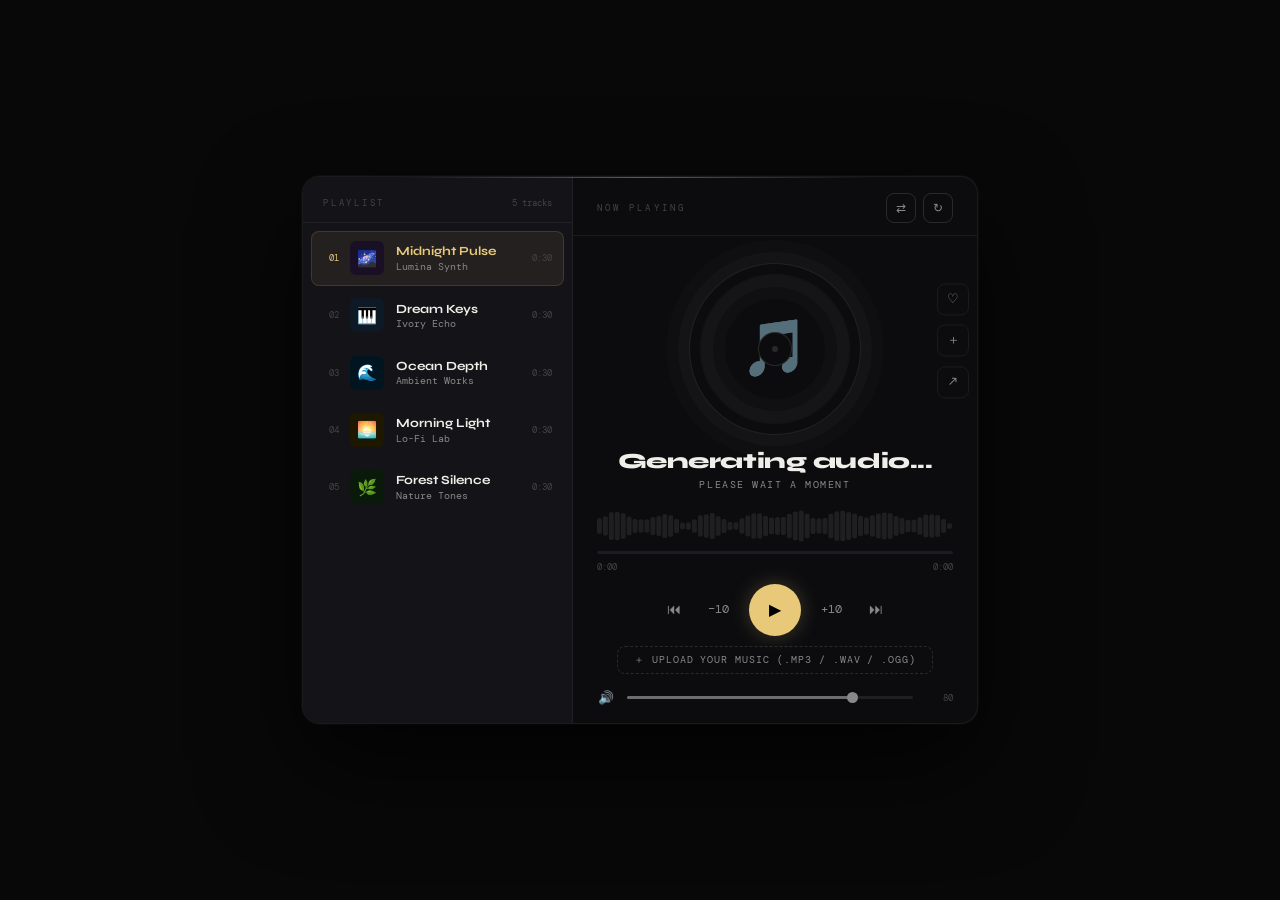
<file: CodeAlpha_Music Player using JavaScript/index.html>
<!DOCTYPE html>
<html lang="en">
<head>
  <meta charset="UTF-8" />
  <meta name="viewport" content="width=device-width, initial-scale=1.0" />
  <title>Lumina Music Player — Mohammed Abdul Razzaq</title>
  <link rel="preconnect" href="https://fonts.googleapis.com" />
  <link href="https://fonts.googleapis.com/css2?family=Syne:wght@400;500;700;800&family=DM+Mono:wght@300;400&display=swap" rel="stylesheet" />
  <link rel="stylesheet" href="style.css" />
</head>
<body>
<div class="player">
  <!-- SIDEBAR -->
  <aside class="sidebar">
    <div class="sidebar-header">
      <span class="sidebar-label">Playlist</span>
      <span class="sidebar-count" id="track-count">5 tracks</span>
    </div>
    <div class="track-list" id="track-list"></div>
  </aside>
  <!-- MAIN -->
  <section class="main">
    <div class="top-bar">
      <span class="now-label">
        <span class="live-dot" id="live-dot"></span>
        Now Playing
      </span>
      <div class="top-btns">
        <button class="tog" id="btn-shuffle" title="Shuffle" aria-pressed="false">⇄</button>
        <button class="tog" id="btn-repeat"  title="Repeat"  aria-pressed="false">↻</button>
      </div>
    </div>
    <div class="art-section">
      <div class="disc-wrap">
        <div class="disc" id="disc">
          <span class="disc-emoji" id="disc-emoji">🎵</span>
          <div class="disc-hole"><div class="hole-dot"></div></div>
        </div>
      </div>
      <div class="side-acts">
        <button class="sact" id="btn-like" title="Like">♡</button>
        <button class="sact" title="Queue">＋</button>
        <button class="sact" title="Share">↗</button>
      </div>
    </div>
    <div class="track-disp">
      <div class="disp-name"   id="disp-name">Lumina Player</div>
      <div class="disp-artist" id="disp-artist">Upload a song or press play</div>
    </div>
    <div class="vis-section" id="vis-zone">
      <canvas id="vis-canvas"></canvas>
    </div>
    <div class="prog-section">
      <div class="prog-bar" id="prog-bar">
        <div class="prog-fill" id="prog-fill" style="width:0%"></div>
      </div>
      <div class="time-row">
        <span id="t-cur">0:00</span>
        <span id="t-dur">0:00</span>
      </div>
    </div>
    <div class="controls">
      <button class="ctrl sm" id="btn-prev" title="Previous">⏮</button>
      <button class="ctrl md" id="btn-back" title="−10s">−10</button>
      <button class="ctrl play" id="btn-play" title="Play / Pause">▶</button>
      <button class="ctrl md" id="btn-fwd"  title="+10s">+10</button>
      <button class="ctrl sm" id="btn-next" title="Next">⏭</button>
    </div>
    <div class="upload-row">
      <label class="upload-btn" for="file-input">
        ＋ Upload Your Music (.mp3 / .wav / .ogg)
      </label>
      <input type="file" id="file-input" accept="audio/*" multiple />
      <span class="status-badge" id="status-badge" style="display:none">Ready</span>
    </div>
    <div class="vol-section">
      <span class="vol-ic" id="vol-ic">🔊</span>
      <input type="range" class="vol-sl" id="vol-sl" min="0" max="100" value="80" />
      <span class="vol-val" id="vol-val">80</span>
    </div>
  </section>
</div>
<script src="script.js"></script>
</body>
</html>
</file>
<file: CodeAlpha_Build Your Own Portfolio Site/style.css>
*, *::before, *::after { box-sizing: border-box; margin: 0; padding: 0; }
 
:root {
  --white:   #ffffff;
  --off:     #f7f6f2;
  --off2:    #eeede9;
  --ink:     #0d0d0c;
  --ink2:    #2c2c2a;
  --ink3:    #7a7872;
  --ink4:    #c0bdb8;
  --teal:    #12b886;
  --border:  #e4e2dd;
  --fs:      'DM Sans', system-ui, sans-serif;
  --fd:      'Instrument Serif', Georgia, serif;
  --fm:      'DM Mono', monospace;
  --ease:    cubic-bezier(0.16,1,0.3,1);
}
 
html { scroll-behavior: smooth; overflow-x: hidden; }
 
body {
  background: var(--white);
  color: var(--ink);
  font-family: var(--fs);
  font-size: 15px;
  -webkit-font-smoothing: antialiased;
  overflow-x: hidden;
  cursor: none;
}
 
/* ── CUSTOM CURSOR ── */
#cursor {
  width: 8px; height: 8px;
  background: var(--ink);
  border-radius: 50%;
  position: fixed;
  top: 0; left: 0;
  pointer-events: none;
  z-index: 99999;
  transform: translate(-50%,-50%);
  transition: width .2s, height .2s, background .2s;
}
#cursor-ring {
  width: 34px; height: 34px;
  border: 1.5px solid rgba(13,13,12,0.25);
  border-radius: 50%;
  position: fixed;
  top: 0; left: 0;
  pointer-events: none;
  z-index: 99998;
  transform: translate(-50%,-50%);
  transition: width .3s var(--ease), height .3s var(--ease), border-color .3s;
}
body:has(a:hover) #cursor-ring,
body:has(button:hover) #cursor-ring { width: 52px; height: 52px; border-color: var(--ink); }
body:has(a:hover) #cursor { background: var(--teal); }
 
/* ── SCROLLBAR ── */
::-webkit-scrollbar { width: 3px; }
::-webkit-scrollbar-track { background: var(--white); }
::-webkit-scrollbar-thumb { background: var(--ink4); border-radius: 2px; }
 
/* ── PROGRESS BAR ── */
#scroll-bar {
  position: fixed; top: 0; left: 0;
  height: 2px; width: 0%;
  background: var(--ink);
  z-index: 10001;
  transition: width .05s linear;
}
 
/* ── LOADER ── */
#loader {
  position: fixed; inset: 0;
  background: var(--white);
  z-index: 99999;
  display: flex; align-items: center; justify-content: center;
  flex-direction: column; gap: 1rem;
  transition: opacity .6s ease, visibility .6s ease;
}
#loader.gone { opacity: 0; visibility: hidden; }
.loader-word {
  font-family: var(--fd);
  font-size: clamp(2rem,6vw,4.5rem);
  font-weight: 400;
  letter-spacing: -.02em;
  color: var(--ink);
  overflow: hidden;
}
.loader-word span {
  display: block;
  transform: translateY(100%);
  animation: rise .8s var(--ease) .2s forwards;
}
.loader-bar {
  width: 180px; height: 1px;
  background: var(--off2); border-radius: 1px; overflow: hidden;
}
.loader-fill {
  height: 100%; width: 0%;
  background: var(--ink);
  animation: fill 1.2s var(--ease) .1s forwards;
}
@keyframes rise { to { transform: translateY(0); } }
@keyframes fill { to { width: 100%; } }
 
/* ── NAV ── */
nav {
  position: fixed; top: 0; left: 0; right: 0;
  z-index: 1000;
  display: flex; align-items: center; justify-content: space-between;
  padding: 0 3.5rem;
  height: 60px;
  background: rgba(255,255,255,0.92);
  backdrop-filter: blur(20px);
  border-bottom: 1px solid transparent;
  transition: border-color .3s;
}
nav.scrolled { border-color: var(--border); }
 
.nav-logo {
  font-family: var(--fm);
  font-size: .72rem; letter-spacing: .18em;
  text-decoration: none; color: var(--ink);
}
.nav-links { display: flex; gap: 2.5rem; list-style: none; }
.nav-links a {
  font-size: .72rem; letter-spacing: .08em;
  color: var(--ink3); text-decoration: none;
  display: flex; align-items: center; gap: .3rem;
  transition: color .2s; position: relative;
}
.nav-links .nn { font-size: .58rem; color: var(--ink4); }
.nav-links a:hover { color: var(--ink); }
.nav-cta {
  font-family: var(--fm); font-size: .68rem;
  letter-spacing: .1em; text-decoration: none;
  color: var(--white); background: var(--ink);
  padding: .5rem 1.3rem;
  transition: background .2s;
}
.nav-cta:hover { background: #333; }
 
/* Hamburger */
.ham { display: none; flex-direction: column; gap: 5px; cursor: pointer; padding: .4rem; }
.ham span { width: 22px; height: 1.5px; background: var(--ink3); display: block; transition: all .3s; }
 
/* Mobile nav */
.mob-nav {
  position: fixed; inset: 0;
  background: var(--white);
  z-index: 999;
  display: flex; flex-direction: column;
  align-items: center; justify-content: center;
  gap: 2rem;
  transform: translateX(100%);
  transition: transform .4s var(--ease);
}
.mob-nav.open { transform: translateX(0); }
.mob-nav a {
  font-family: var(--fd);
  font-size: 2.5rem; font-weight: 400;
  color: var(--ink); text-decoration: none;
  letter-spacing: -.01em;
  transition: color .2s;
}
.mob-nav a:hover { color: var(--teal); }
 
/* ── HERO ── */
#hero {
  min-height: 100vh;
  display: grid;
  grid-template-columns: 1fr 1fr;
  padding-top: 60px;
  border-bottom: 1px solid var(--border);
}
 
.hero-l {
  padding: 5rem 3.5rem 4rem;
  display: flex; flex-direction: column;
  justify-content: center;
  border-right: 1px solid var(--border);
}
 
.hero-eyebrow {
  display: flex; align-items: center; gap: .6rem;
  font-family: var(--fm); font-size: .6rem;
  letter-spacing: .3em; text-transform: uppercase;
  color: var(--ink3); margin-bottom: 2rem;
  opacity: 0; animation: fadeUp .7s var(--ease) 1.4s forwards;
}
.eyebrow-dot {
  width: 7px; height: 7px; border-radius: 50%;
  background: var(--teal);
  box-shadow: 0 0 0 0 rgba(18,184,134,.4);
  animation: ping 2s ease-in-out infinite;
}
@keyframes ping {
  0%   { box-shadow: 0 0 0 0 rgba(18,184,134,.4); }
  70%  { box-shadow: 0 0 0 8px rgba(18,184,134,0); }
  100% { box-shadow: 0 0 0 0 rgba(18,184,134,0); }
}
 
.hero-name {
  font-family: var(--fs);
  font-size: clamp(3.8rem,7vw,7rem);
  font-weight: 800;
  line-height: .88;
  letter-spacing: -.04em;
  color: var(--ink);
}
.hero-name .line { overflow: hidden; display: block; }
.hero-name .line span {
  display: block;
  transform: translateY(105%);
  animation: rise .9s var(--ease) forwards;
}
.hero-name .line:nth-child(1) span { animation-delay: 1.5s; }
.hero-name .line:nth-child(2) span { animation-delay: 1.65s; }
.hero-name .line:nth-child(3) span {
  animation-delay: 1.8s;
  color: transparent;
  -webkit-text-stroke: 2px var(--ink);
}
 
.hero-role {
  display: flex; align-items: center; gap: .75rem;
  margin-top: 1.5rem;
  opacity: 0; animation: fadeUp .7s var(--ease) 2s forwards;
}
.role-badge {
  font-family: var(--fs); font-size: .75rem; font-weight: 500;
  padding: .4rem .95rem;
}
.role-badge.solid { background: var(--ink); color: var(--white); }
.role-badge.outline { border: 1.5px solid var(--border); color: var(--ink3); }
 
.hero-desc {
  font-size: 1rem; color: var(--ink3); line-height: 1.85;
  max-width: 420px; margin-top: 1.5rem; font-weight: 300;
  opacity: 0; animation: fadeUp .7s var(--ease) 2.15s forwards;
}
 
.hero-btns {
  display: flex; gap: .75rem; margin-top: 2.5rem; flex-wrap: wrap;
  opacity: 0; animation: fadeUp .7s var(--ease) 2.3s forwards;
}
.btn-dark {
  padding: .72rem 1.8rem;
  background: var(--ink); color: var(--white);
  font-family: var(--fs); font-size: .78rem; font-weight: 500;
  text-decoration: none; letter-spacing: .02em;
  transition: background .2s; display: inline-flex; align-items: center; gap: .4rem;
}
.btn-dark:hover { background: #2c2c2a; }
.btn-light {
  padding: .72rem 1.8rem;
  background: transparent; color: var(--ink);
  border: 1.5px solid var(--border);
  font-family: var(--fs); font-size: .78rem; font-weight: 500;
  text-decoration: none; letter-spacing: .02em;
  transition: all .2s;
}
.btn-light:hover { border-color: var(--ink); }
 
.hero-r {
  display: flex; flex-direction: column;
  justify-content: space-between;
  padding: 4rem 3.5rem 3rem;
  position: relative; overflow: hidden;
  background: var(--off);
}
 
/* Big background letter */
.hero-bg-letter {
  position: absolute;
  bottom: -40px; right: -20px;
  font-family: var(--fd);
  font-size: clamp(12rem, 22vw, 20rem);
  font-weight: 400; line-height: 1;
  color: transparent;
  -webkit-text-stroke: 1px rgba(13,13,12,.06);
  user-select: none; pointer-events: none;
  letter-spacing: -.05em;
}
 
.hero-info { position: relative; z-index: 1; }
.info-block { margin-bottom: 2rem; }
.info-label {
  font-family: var(--fm); font-size: .55rem;
  letter-spacing: .28em; text-transform: uppercase;
  color: var(--ink4); margin-bottom: .4rem;
}
.info-val {
  font-size: .95rem; font-weight: 500;
  color: var(--ink); display: flex;
  align-items: center; gap: .4rem;
}
.info-val svg { width: 14px; height: 14px; stroke: var(--ink3); fill: none; stroke-width: 1.5; flex-shrink: 0; }
.info-sub { font-size: .8rem; color: var(--ink3); margin-top: .15rem; font-weight: 300; }
 
.hero-stat-row {
  display: grid; grid-template-columns: 1fr 1fr;
  gap: 1px; background: var(--border);
  border: 1px solid var(--border);
  position: relative; z-index: 1;
}
.hero-stat {
  background: var(--off);
  padding: 1rem 1.1rem;
  transition: background .2s;
}
.hero-stat:hover { background: var(--white); }
.hero-stat-num {
  font-family: var(--fd); font-size: 2rem;
  font-weight: 400; line-height: 1;
  color: var(--ink); margin-bottom: .15rem;
}
.hero-stat-lbl {
  font-family: var(--fm); font-size: .52rem;
  letter-spacing: .2em; text-transform: uppercase; color: var(--ink4);
}
 
/* contact badges */
.hero-contacts {
  display: flex; flex-direction: column; gap: .5rem;
  position: relative; z-index: 1;
}
.contact-badge {
  display: flex; align-items: center; gap: .65rem;
  padding: .6rem .8rem;
  border: 1px solid var(--border);
  background: var(--white);
  text-decoration: none;
  font-family: var(--fm); font-size: .62rem;
  letter-spacing: .08em; color: var(--ink3);
  transition: all .25s var(--ease);
}
.contact-badge:hover {
  border-color: var(--ink);
  color: var(--ink);
  transform: translateX(4px);
}
.cb-icon {
  width: 28px; height: 28px; border-radius: 6px;
  display: flex; align-items: center; justify-content: center;
  flex-shrink: 0;
}
.cb-icon svg { width: 14px; height: 14px; }
.cb-gmail  { background: rgba(234,67,53,.1); }
.cb-li     { background: rgba(10,102,194,.1); }
.cb-phone  { background: rgba(18,184,134,.1); }
.cb-gmail  svg { fill: #ea4335; }
.cb-li     svg { fill: #0a66c2; }
.cb-phone  svg { stroke: var(--teal); fill: none; stroke-width: 2; }
 
/* ── TICKER ── */
.ticker {
  border-top: 1px solid var(--border);
  border-bottom: 1px solid var(--border);
  padding: .85rem 0;
  overflow: hidden;
  background: var(--white);
}
.ticker-track {
  display: flex; gap: 3rem;
  animation: ticker 30s linear infinite;
  width: max-content;
}
.ticker-item {
  display: flex; align-items: center; gap: .75rem;
  font-size: 1rem; font-weight: 700;
  letter-spacing: -.01em; color: var(--ink);
  white-space: nowrap;
}
.ticker-diamond {
  width: 8px; height: 8px;
  background: var(--ink4); transform: rotate(45deg); flex-shrink: 0;
}
@keyframes ticker { from { transform: translateX(0); } to { transform: translateX(-50%); } }
 
/* ── SECTION BASE ── */
.section {
  max-width: 1280px; margin: 0 auto;
  padding: 7rem 3.5rem;
  border-bottom: 1px solid var(--border);
}
.full-bleed { max-width: none; }
.section-tag {
  font-family: var(--fm); font-size: .58rem;
  letter-spacing: .3em; text-transform: uppercase;
  color: var(--ink3); margin-bottom: .6rem;
  display: flex; align-items: center; gap: .6rem;
}
.section-tag::before { content: ''; width: 28px; height: 1px; background: var(--ink3); }
.section-h {
  font-family: var(--fs);
  font-size: clamp(2.2rem,4.5vw,4rem);
  font-weight: 800; line-height: .9;
  letter-spacing: -.04em; margin-bottom: .5rem;
}
.section-h em {
  font-family: var(--fd); font-style: italic;
  font-weight: 400; color: var(--ink3);
}
.section-rule {
  width: 56px; height: 2px;
  background: var(--ink); margin: 1.25rem 0 3rem;
}
 
/* ── ABOUT ── */
.about-grid {
  display: grid;
  grid-template-columns: 280px 1fr 320px;
  gap: 5rem; align-items: start;
}
.about-l .section-tag { margin-bottom: .5rem; }
.about-l .section-sub { font-size: .85rem; color: var(--ink3); line-height: 1.7; font-weight: 300; }
 
.about-text p {
  font-size: 1rem; color: var(--ink2); line-height: 1.9;
  font-weight: 300; margin-bottom: 1.25rem;
}
.about-text p b { color: var(--ink); font-weight: 600; }
.about-text p .hl { color: var(--teal); }
 
.about-r {}
.about-card {
  border: 1px solid var(--border);
  overflow: hidden;
}
.about-card-top {
  height: 180px;
  background: linear-gradient(135deg, var(--off) 0%, var(--off2) 100%);
  display: flex; align-items: center; justify-content: center;
  position: relative; overflow: hidden;
  border-bottom: 1px solid var(--border);
}
.about-card-mono {
  font-family: var(--fd);
  font-size: 5rem; font-weight: 400;
  color: transparent;
  -webkit-text-stroke: 1.5px rgba(13,13,12,.12);
  letter-spacing: -.02em;
  user-select: none;
}
.about-card-body { padding: 1.5rem; }
.ac-row {
  display: flex; align-items: center; gap: .75rem;
  padding: .7rem 0;
  border-bottom: 1px solid var(--border);
  font-size: .82rem; color: var(--ink3);
}
.ac-row:last-child { border-bottom: none; }
.ac-icon {
  width: 30px; height: 30px;
  background: var(--off);
  border: 1px solid var(--border);
  display: flex; align-items: center; justify-content: center;
  flex-shrink: 0;
}
.ac-icon svg { width: 13px; height: 13px; stroke: var(--ink3); fill: none; stroke-width: 1.5; }
.ac-row span { color: var(--ink); font-weight: 500; }
 
.about-stats {
  display: grid; grid-template-columns: 1fr 1fr;
  gap: 1px; background: var(--border);
  border: 1px solid var(--border); margin-top: 1.5rem;
}
.as-item {
  background: var(--white); padding: 1rem;
  text-align: center; transition: background .2s;
}
.as-item:hover { background: var(--off); }
.as-num {
  font-family: var(--fd); font-size: 1.8rem;
  font-weight: 400; color: var(--ink); line-height: 1;
}
.as-lbl { font-family: var(--fm); font-size: .5rem; letter-spacing: .2em; text-transform: uppercase; color: var(--ink4); margin-top: .2rem; }
 
/* ── SKILLS ── */
#skills { background: var(--off); max-width: none; padding: 7rem 0; }
#skills .inner { max-width: 1280px; margin: 0 auto; padding: 0 3.5rem; }
.skills-head {
  display: grid; grid-template-columns: 1fr 1fr;
  gap: 3rem; margin-bottom: 3.5rem; align-items: end;
}
.skills-head p { font-size: .92rem; color: var(--ink3); line-height: 1.8; font-weight: 300; }
 
.skills-grid {
  display: grid;
  grid-template-columns: repeat(4,1fr);
  border: 1px solid var(--border);
  background: var(--border); gap: 1px;
}
.skill-cell {
  background: var(--white);
  padding: 1.5rem 1.4rem 1.3rem;
  cursor: default;
  transition: background .2s, color .2s;
  position: relative; overflow: hidden;
}
.skill-cell:hover { background: var(--ink); }
.skill-cell:hover .sc-num,
.skill-cell:hover .sc-type,
.skill-cell:hover .sc-arrow { color: rgba(255,255,255,.35); }
.skill-cell:hover .sc-name { color: var(--white); }
.skill-cell:hover .skill-logo { filter: brightness(10); }
 
.sc-top { display: flex; justify-content: space-between; margin-bottom: 1.1rem; align-items: flex-start; }
.sc-num  { font-family: var(--fm); font-size: .5rem; letter-spacing: .2em; color: var(--ink4); }
.sc-type { font-family: var(--fm); font-size: .5rem; letter-spacing: .2em; color: var(--ink4); }
.sc-arrow { font-size: .75rem; color: var(--ink4); transition: color .2s; }
.skill-logo { width: 28px; height: 28px; margin-bottom: .8rem; display: block; transition: filter .2s; }
.sc-name { font-size: 1.3rem; font-weight: 700; letter-spacing: -.02em; color: var(--ink); transition: color .2s; }
 
.focus-chips { display: flex; flex-wrap: wrap; gap: .5rem; margin-top: 2.5rem; }
.chip {
  padding: .4rem 1rem;
  border: 1.5px solid var(--ink);
  font-size: .72rem; font-weight: 500; letter-spacing: .04em;
  color: var(--ink); cursor: default;
  transition: all .2s;
}
.chip:hover { background: var(--ink); color: var(--white); }
 
/* ── PROJECTS ── */
.proj-head {
  display: grid; grid-template-columns: 1fr 1fr;
  gap: 3rem; margin-bottom: 3.5rem; align-items: end;
}
.proj-head p { font-size: .92rem; color: var(--ink3); line-height: 1.8; font-weight: 300; }
 
.proj-card {
  display: grid; grid-template-columns: 1fr 420px;
  border: 1px solid var(--border);
  transition: box-shadow .3s var(--ease);
}
.proj-card:hover { box-shadow: 0 24px 60px rgba(0,0,0,.06); }
 
.proj-visual {
  background: var(--off);
  min-height: 340px;
  display: flex; align-items: center; justify-content: center;
  padding: 2rem; position: relative; overflow: hidden;
  border-right: 1px solid var(--border);
}
 
/* YouTube mockup */
.yt-mock {
  width: 100%; max-width: 380px;
  background: var(--white);
  border: 1px solid var(--border);
  box-shadow: 0 8px 32px rgba(0,0,0,.06);
}
.yt-header {
  display: flex; align-items: center; justify-content: space-between;
  padding: .65rem 1rem; border-bottom: 1px solid var(--border);
}
.yt-logo { display: flex; align-items: center; gap: .4rem; }
.yt-logo-icon {
  width: 22px; height: 16px; background: #ff0000;
  border-radius: 4px; display: flex; align-items: center; justify-content: center;
}
.yt-logo-icon::after {
  content: ''; width: 0; height: 0;
  border-top: 5px solid transparent;
  border-bottom: 5px solid transparent;
  border-left: 8px solid white;
  margin-left: 2px;
}
.yt-logo-text { font-size: .72rem; font-weight: 700; letter-spacing: -.01em; }
.yt-search {
  width: 140px; height: 24px;
  background: var(--off); border: 1px solid var(--border);
  border-radius: 2px;
}
.yt-avatar { width: 24px; height: 24px; border-radius: 50%; background: var(--off2); }
.yt-cats {
  display: flex; gap: .4rem; padding: .5rem 1rem;
  overflow: hidden; border-bottom: 1px solid var(--border);
}
.yt-cat {
  padding: .15rem .6rem;
  background: var(--ink); color: var(--white);
  font-size: .55rem; border-radius: 2px; white-space: nowrap;
}
.yt-cat.gray { background: var(--off2); color: var(--ink3); }
.yt-grid {
  display: grid; grid-template-columns: 1fr 1fr 1fr;
  gap: .5rem; padding: .75rem;
}
.yt-card {}
.yt-thumb {
  aspect-ratio: 16/9;
  border-radius: 2px; margin-bottom: .3rem;
  position: relative;
}
.yt-thumb::after {
  content: '▶';
  position: absolute; inset: 0;
  display: flex; align-items: center; justify-content: center;
  font-size: .6rem; color: rgba(255,255,255,.8);
  opacity: 0; transition: opacity .2s;
}
.yt-thumb:hover::after { opacity: 1; }
.yt-c1 { background: linear-gradient(135deg,#1a1a2e,#e60000); }
.yt-c2 { background: linear-gradient(135deg,#0d1117,#3399ff); }
.yt-c3 { background: linear-gradient(135deg,#1a1a00,#ffcc00); }
.yt-c4 { background: linear-gradient(135deg,#0d2010,#33cc66); }
.yt-c5 { background: linear-gradient(135deg,#200010,#cc3399); }
.yt-c6 { background: linear-gradient(135deg,#0d1020,#6633ff); }
.yt-tl { height: 5px; background: var(--off2); border-radius: 1px; margin-bottom: .2rem; width: 90%; }
.yt-tl.short { width: 65%; }
.yt-prog { height: 2px; background: #ff0000; width: 60%; border-radius: 1px; margin-top: 3px; }
 
.proj-info { padding: 2.5rem; display: flex; flex-direction: column; }
.proj-meta {
  display: flex; align-items: center; justify-content: space-between;
  margin-bottom: 1.25rem; padding-bottom: 1rem;
  border-bottom: 1px solid var(--border);
}
.proj-case { font-family: var(--fm); font-size: .52rem; letter-spacing: .2em; text-transform: uppercase; color: var(--ink3); }
.proj-built {
  display: flex; align-items: center; gap: .35rem;
  font-family: var(--fm); font-size: .52rem; letter-spacing: .12em;
  text-transform: uppercase; color: var(--teal);
}
.proj-built-dot {
  width: 5px; height: 5px; border-radius: 50%;
  background: var(--teal);
  animation: ping 2s ease-in-out infinite;
}
.proj-name { font-size: 2rem; font-weight: 800; letter-spacing: -.03em; margin-bottom: .3rem; }
.proj-type { font-family: var(--fm); font-size: .55rem; letter-spacing: .2em; text-transform: uppercase; color: var(--ink3); margin-bottom: 1rem; }
.proj-desc { font-size: .9rem; color: var(--ink2); line-height: 1.8; font-weight: 300; margin-bottom: 1.25rem; flex: 1; }
.proj-feats { margin-bottom: 1.25rem; }
.proj-feat {
  font-size: .82rem; color: var(--ink3); line-height: 1.9;
  font-weight: 300; display: flex; align-items: flex-start; gap: .4rem;
}
.proj-feat::before { content: '·'; flex-shrink: 0; }
.proj-tags { display: flex; flex-wrap: wrap; gap: .4rem; margin-bottom: 1.5rem; }
.proj-tag {
  padding: .18rem .6rem;
  border: 1px solid var(--border);
  font-family: var(--fm); font-size: .5rem; letter-spacing: .1em; text-transform: uppercase;
  color: var(--ink3);
}
.proj-btns { display: flex; gap: .5rem; flex-wrap: wrap; }
.btn-sm-dark {
  padding: .55rem 1.2rem;
  background: var(--ink); color: var(--white);
  font-size: .72rem; font-weight: 500; letter-spacing: .04em;
  text-decoration: none; display: inline-flex; align-items: center; gap: .35rem;
  transition: background .2s;
}
.btn-sm-dark:hover { background: #2c2c2a; }
.btn-sm-light {
  padding: .55rem 1.2rem;
  background: transparent; color: var(--ink);
  border: 1.5px solid var(--border);
  font-size: .72rem; font-weight: 500; letter-spacing: .04em;
  text-decoration: none; display: inline-flex; align-items: center; gap: .35rem;
  transition: border-color .2s;
}
.btn-sm-light:hover { border-color: var(--ink); }
 
/* ── CONTACT ── */
#contact { background: var(--off); max-width: none; padding: 0; }
#contact .inner {
  max-width: 1280px; margin: 0 auto;
  padding: 7rem 3.5rem 5rem;
}
.contact-grid { display: grid; grid-template-columns: 420px 1fr; gap: 6rem; }
 
.contact-l h2 {
  font-size: clamp(2rem,4vw,3.2rem); font-weight: 800;
  letter-spacing: -.04em; line-height: 1.05; margin-bottom: 1rem;
}
.contact-l p { font-size: .92rem; color: var(--ink3); line-height: 1.8; font-weight: 300; margin-bottom: 2rem; }
 
.contact-link {
  display: flex; align-items: center; gap: .85rem;
  padding: 1rem 0; border-bottom: 1px solid var(--border);
  text-decoration: none; color: var(--ink);
  transition: padding-left .25s var(--ease);
}
.contact-link:first-of-type { border-top: 1px solid var(--border); }
.contact-link:hover { padding-left: .6rem; }
.cl-icon {
  width: 38px; height: 38px;
  border: 1px solid var(--border);
  display: flex; align-items: center; justify-content: center;
  flex-shrink: 0; transition: background .2s, border-color .2s;
}
.contact-link:hover .cl-icon { background: var(--ink); border-color: var(--ink); }
.cl-icon svg { width: 15px; height: 15px; transition: stroke .2s, fill .2s; }
.cl-icon .stroke-icon { stroke: var(--ink); fill: none; stroke-width: 1.5; }
.contact-link:hover .cl-icon .stroke-icon { stroke: var(--white); }
.cl-icon .fill-icon { fill: var(--ink); }
.contact-link:hover .cl-icon .fill-icon { fill: var(--white); }
.cl-label { font-family: var(--fm); font-size: .52rem; letter-spacing: .2em; text-transform: uppercase; color: var(--ink3); margin-bottom: .15rem; }
.cl-val { font-size: .88rem; font-weight: 500; }
 
/* Contact form */
.contact-form { display: flex; flex-direction: column; }
.form-row { display: grid; grid-template-columns: 1fr 1fr; gap: 0; }
.f-field {
  padding: 1.25rem 0; border-bottom: 1px solid var(--border);
  position: relative;
}
.f-field:nth-child(1) { border-top: 1px solid var(--border); }
.f-field.full-row { border-top: 0; }
.form-row .f-field:nth-child(1) { border-top: 1px solid var(--border); border-right: 1px solid var(--border); padding-right: 1.5rem; }
.form-row .f-field:nth-child(2) { border-top: 1px solid var(--border); padding-left: 1.5rem; }
.f-label { font-family: var(--fm); font-size: .52rem; letter-spacing: .25em; text-transform: uppercase; color: var(--ink3); margin-bottom: .5rem; display: block; }
.f-field input,
.f-field textarea {
  width: 100%; background: transparent; border: none; outline: none;
  font-family: var(--fs); font-size: .92rem; color: var(--ink);
  resize: none; padding: 0;
}
.f-field input::placeholder,
.f-field textarea::placeholder { color: var(--ink4); }
.f-field textarea { height: 80px; line-height: 1.7; }
.form-foot {
  display: flex; align-items: center; justify-content: space-between;
  padding-top: 1.25rem; flex-wrap: wrap; gap: 1rem;
}
.form-note { font-family: var(--fm); font-size: .52rem; letter-spacing: .15em; text-transform: uppercase; color: var(--ink3); }
.btn-send {
  background: var(--ink); color: var(--white); border: none;
  padding: .72rem 1.8rem; font-family: var(--fs); font-size: .78rem; font-weight: 500;
  cursor: pointer; display: flex; align-items: center; gap: .4rem;
  transition: background .2s;
}
.btn-send:hover { background: #2c2c2a; }
.btn-send svg { width: 14px; height: 14px; stroke: currentColor; fill: none; stroke-width: 2; }
 
/* ── FOOTER ── */
footer {
  background: var(--ink); color: var(--white);
  padding: 4rem 3.5rem 2rem;
}
.footer-top {
  padding-bottom: 2.5rem; margin-bottom: 2rem;
  border-bottom: 1px solid rgba(255,255,255,.1);
}
.footer-tag { font-family: var(--fm); font-size: .52rem; letter-spacing: .28em; text-transform: uppercase; color: rgba(255,255,255,.3); margin-bottom: .6rem; }
.footer-big {
  font-size: clamp(2.2rem,5vw,4.5rem);
  font-weight: 800; line-height: .9;
  letter-spacing: -.04em;
}
.footer-bottom { display: flex; align-items: center; justify-content: space-between; flex-wrap: wrap; gap: 1rem; }
.footer-copy { font-family: var(--fm); font-size: .55rem; letter-spacing: .15em; text-transform: uppercase; color: rgba(255,255,255,.3); }
.footer-logo { font-family: var(--fm); font-size: .72rem; letter-spacing: .18em; color: rgba(255,255,255,.5); }
 
/* ── SCROLL REVEAL ── */
.reveal { opacity: 0; transform: translateY(32px); transition: opacity .9s var(--ease), transform .9s var(--ease); }
.reveal.left { transform: translateX(-32px); }
.reveal.right { transform: translateX(32px); }
.reveal.visible { opacity: 1; transform: none; }
 
/* ── ANIMATIONS ── */
@keyframes fadeUp { from { opacity: 0; transform: translateY(16px); } to { opacity: 1; transform: translateY(0); } }
 
/* ── RESPONSIVE ── */
@media (max-width: 1100px) {
  .about-grid { grid-template-columns: 1fr 1fr; gap: 3rem; }
  .about-r { display: none; }
  .skills-grid { grid-template-columns: repeat(3,1fr); }
  .proj-card { grid-template-columns: 1fr; }
  .proj-visual { border-right: none; border-bottom: 1px solid var(--border); min-height: 260px; }
  .contact-grid { grid-template-columns: 1fr; gap: 3rem; }
  .form-row { grid-template-columns: 1fr; }
  .form-row .f-field:nth-child(1) { border-right: none; padding-right: 0; }
  .form-row .f-field:nth-child(2) { padding-left: 0; }
}
@media (max-width: 900px) {
  #hero { grid-template-columns: 1fr; }
  .hero-r { display: none; }
  nav { padding: 0 1.5rem; }
  .nav-links { display: none; }
  .nav-cta { display: none; }
  .ham { display: flex; }
  .section { padding: 5rem 1.5rem; }
  #skills .inner, #contact .inner, footer { padding-left: 1.5rem; padding-right: 1.5rem; }
  .skills-head, .proj-head { grid-template-columns: 1fr; gap: 1rem; }
  .skills-grid { grid-template-columns: 1fr 1fr; }
  .footer-big { font-size: 2.5rem; }
}
@media (max-width: 540px) {
  .hero-l { padding: 3rem 1.5rem; }
  .hero-name { font-size: 3rem; }
  .skills-grid { grid-template-columns: 1fr 1fr; }
  .about-grid { grid-template-columns: 1fr; }
}
</file>
<file: CodeAlpha_Music Player using JavaScript/style.css>
*, *::before, *::after { box-sizing: border-box; margin: 0; padding: 0; }
:root {
  --bg: #0c0c0f; --surface: #141418; --surface2: #1c1c22;
  --edge: rgba(255,255,255,0.06); --edge2: rgba(255,255,255,0.12);
  --txt: #f0eee8; --txt2: #888; --txt3: #444;
  --acc: #e8c97a; --acc2: #c9a850; --acc-glow: rgba(232,201,122,0.25);
  --red: #ff4d4d; --green: #4caf7d;
  --font-ui: 'Syne', sans-serif; --font-mono: 'DM Mono', monospace;
  --ease: cubic-bezier(0.16,1,0.3,1);
}
html, body {
  height: 100%; background: #080809;
  display: flex; align-items: center; justify-content: center;
  font-family: var(--font-ui); -webkit-font-smoothing: antialiased; padding: 1rem;
}
button { font-family: inherit; cursor: pointer; border: none; background: none; }
.player {
  display: grid; grid-template-columns: 270px 1fr;
  width: 100%; max-width: 760px; min-height: 520px;
  background: var(--bg); border: 1px solid var(--edge);
  border-radius: 18px; overflow: hidden;
  box-shadow: 0 40px 100px rgba(0,0,0,0.7), 0 0 0 1px rgba(255,255,255,0.03);
  position: relative;
}
.player::before {
  content: ''; position: absolute; top: 0; left: 15%; right: 15%; height: 1px;
  background: linear-gradient(90deg,transparent,var(--acc2),transparent);
  opacity: .5; pointer-events: none;
}
/* SIDEBAR */
.sidebar {
  background: var(--surface); border-right: 1px solid var(--edge);
  display: flex; flex-direction: column; overflow: hidden;
}
.sidebar-header {
  padding: 1.25rem 1.25rem .8rem; border-bottom: 1px solid var(--edge);
  display: flex; align-items: center; justify-content: space-between;
}
.sidebar-label { font-family: var(--font-mono); font-size: .58rem; letter-spacing: .3em; text-transform: uppercase; color: var(--txt3); }
.sidebar-count { font-family: var(--font-mono); font-size: .55rem; color: var(--txt3); }
.track-list { flex: 1; overflow-y: auto; padding: .5rem; }
.track-list::-webkit-scrollbar { width: 3px; }
.track-list::-webkit-scrollbar-thumb { background: var(--edge2); border-radius: 2px; }
.track-item {
  display: flex; align-items: center; gap: .7rem;
  padding: .6rem .7rem; border-radius: 8px; border: 1px solid transparent;
  cursor: pointer; transition: background .15s, border-color .15s; margin-bottom: 2px;
}
.track-item:hover { background: var(--surface2); }
.track-item.active { background: rgba(232,201,122,.07); border-color: rgba(232,201,122,.14); }
.track-index { font-family: var(--font-mono); font-size: .58rem; color: var(--txt3); width: 16px; text-align: right; flex-shrink: 0; }
.track-item.active .track-index { color: var(--acc); }
.track-thumb { width: 34px; height: 34px; border-radius: 6px; display: flex; align-items: center; justify-content: center; font-size: 1rem; flex-shrink: 0; }
.track-info { flex: 1; min-width: 0; }
.track-name { font-size: .78rem; font-weight: 700; color: var(--txt); white-space: nowrap; overflow: hidden; text-overflow: ellipsis; }
.track-item.active .track-name { color: var(--acc); }
.track-artist { font-family: var(--font-mono); font-size: .6rem; color: var(--txt2); margin-top: .1rem; }
.track-dur { font-family: var(--font-mono); font-size: .58rem; color: var(--txt3); flex-shrink: 0; }
/* MAIN */
.main { display: flex; flex-direction: column; overflow: hidden; }
.top-bar {
  display: flex; align-items: center; justify-content: space-between;
  padding: 1rem 1.5rem .75rem; border-bottom: 1px solid var(--edge);
}
.now-label { font-family: var(--font-mono); font-size: .55rem; letter-spacing: .35em; text-transform: uppercase; color: var(--txt3); display: flex; align-items: center; gap: .5rem; }
.live-dot { width: 6px; height: 6px; border-radius: 50%; background: var(--green); box-shadow: 0 0 8px var(--green); animation: pulse 2s ease-in-out infinite; display: none; }
.live-dot.on { display: block; }
@keyframes pulse { 0%,100%{opacity:1;transform:scale(1)} 50%{opacity:.5;transform:scale(1.3)} }
.top-btns { display: flex; gap: .45rem; }
.tog {
  display: flex; align-items: center; justify-content: center;
  width: 30px; height: 30px; border-radius: 8px; border: 1px solid var(--edge2);
  color: var(--txt2); font-size: .75rem; transition: all .2s;
}
.tog:hover { color: var(--txt); background: var(--surface2); }
.tog.on { color: var(--acc); border-color: rgba(232,201,122,.3); background: rgba(232,201,122,.07); }
/* ART */
.art-section {
  flex: 1; display: flex; align-items: center; justify-content: center;
  padding: 1.75rem 2rem .75rem; position: relative;
}
.disc-wrap { position: relative; width: 170px; height: 170px; }
.disc {
  width: 170px; height: 170px; border-radius: 50%;
  display: flex; align-items: center; justify-content: center; position: relative;
  transition: box-shadow .5s var(--ease), background .5s var(--ease);
  box-shadow: 0 0 0 1px var(--edge), 0 0 0 12px rgba(255,255,255,.02), 0 0 0 24px rgba(255,255,255,.01);
}
.disc.spinning { animation: spin 8s linear infinite; box-shadow: 0 0 0 1px rgba(232,201,122,.2), 0 0 30px rgba(232,201,122,.1), 0 0 0 12px rgba(232,201,122,.03), 0 8px 40px rgba(0,0,0,.5); }
.disc.paused-spin { animation: spin 8s linear infinite; animation-play-state: paused; }
@keyframes spin { to { transform: rotate(360deg); } }
.disc::before {
  content: ''; position: absolute; inset: 10px; border-radius: 50%;
  border: 1px solid rgba(255,255,255,.04);
  box-shadow: inset 0 0 0 12px rgba(255,255,255,.02), inset 0 0 0 24px rgba(255,255,255,.015);
}
.disc-emoji { position: absolute; font-size: 3.5rem; pointer-events: none; }
.disc-hole {
  position: absolute; width: 34px; height: 34px; border-radius: 50%;
  background: var(--bg); border: 1px solid var(--edge2); z-index: 2;
  display: flex; align-items: center; justify-content: center;
}
.hole-dot { width: 6px; height: 6px; border-radius: 50%; background: var(--edge2); }
.side-acts { position: absolute; right: .5rem; top: 50%; transform: translateY(-50%); display: flex; flex-direction: column; gap: .6rem; }
.sact {
  width: 32px; height: 32px; border-radius: 8px; border: 1px solid var(--edge);
  color: var(--txt2); font-size: .8rem; display: flex; align-items: center; justify-content: center; transition: all .2s;
}
.sact:hover { color: var(--txt); border-color: var(--edge2); background: var(--surface2); }
.sact.liked { color: var(--red); border-color: rgba(255,77,77,.3); background: rgba(255,77,77,.05); }
/* TRACK INFO */
.track-disp { text-align: center; padding: .25rem 1.5rem .6rem; }
.disp-name { font-size: 1.35rem; font-weight: 800; letter-spacing: -.02em; color: var(--txt); line-height: 1.1; margin-bottom: .3rem; }
.disp-artist { font-family: var(--font-mono); font-size: .65rem; letter-spacing: .15em; text-transform: uppercase; color: var(--txt2); }
/* VISUALISER CANVAS (replaces waveform when playing) */
.vis-section { padding: .3rem 1.5rem; cursor: pointer; position: relative; }
#vis-canvas { width: 100%; height: 40px; display: block; border-radius: 4px; }
/* PROGRESS */
.prog-section { padding: 0 1.5rem .2rem; }
.prog-bar { height: 3px; background: var(--surface2); border-radius: 2px; cursor: pointer; position: relative; }
.prog-fill { height: 100%; border-radius: 2px; background: linear-gradient(90deg,var(--acc2),var(--acc)); transition: width .08s linear; position: relative; }
.prog-fill::after { content: ''; position: absolute; right: -5px; top: -4px; width: 11px; height: 11px; border-radius: 50%; background: var(--acc); box-shadow: 0 0 8px var(--acc-glow); opacity: 0; transition: opacity .2s; }
.prog-bar:hover .prog-fill::after { opacity: 1; }
.time-row { display: flex; justify-content: space-between; margin-top: .45rem; font-family: var(--font-mono); font-size: .58rem; color: var(--txt3); }
/* CONTROLS */
.controls { display: flex; align-items: center; justify-content: center; gap: .85rem; padding: .5rem 1.5rem .6rem; }
.ctrl { display: flex; align-items: center; justify-content: center; color: var(--txt2); font-size: .9rem; transition: all .18s; }
.ctrl:hover { color: var(--txt); transform: scale(1.1); }
.ctrl.sm { width: 28px; height: 28px; }
.ctrl.md { width: 34px; height: 34px; font-size: .72rem; font-family: var(--font-mono); }
.ctrl.play { width: 52px; height: 52px; border-radius: 50%; background: var(--acc); color: #000; font-size: 1rem; box-shadow: 0 0 20px var(--acc-glow); transition: all .25s var(--ease); }
.ctrl.play:hover { background: #f0d488; transform: scale(1.06); box-shadow: 0 0 35px var(--acc-glow); }
.ctrl.play:active { transform: scale(.97); }
/* VOLUME */
.vol-section { display: flex; align-items: center; gap: .75rem; padding: .2rem 1.5rem 1.1rem; }
.vol-ic { font-size: .8rem; color: var(--txt3); width: 18px; text-align: center; flex-shrink: 0; }
.vol-sl { flex: 1; height: 3px; border-radius: 2px; outline: none; cursor: pointer; -webkit-appearance: none; appearance: none; }
.vol-sl::-webkit-slider-thumb { -webkit-appearance: none; width: 11px; height: 11px; border-radius: 50%; background: var(--txt2); cursor: pointer; }
.vol-sl::-webkit-slider-thumb:hover { background: var(--acc); }
.vol-val { font-family: var(--font-mono); font-size: .58rem; color: var(--txt3); width: 28px; text-align: right; }
/* UPLOAD BUTTON */
.upload-row {
  display: flex; align-items: center; justify-content: center;
  padding: 0 1.5rem .75rem; gap: .5rem;
}
.upload-btn {
  display: flex; align-items: center; gap: .4rem;
  padding: .4rem 1rem; border: 1px dashed var(--edge2);
  border-radius: 8px; color: var(--txt2); font-family: var(--font-mono);
  font-size: .6rem; letter-spacing: .1em; text-transform: uppercase;
  cursor: pointer; transition: all .2s; background: transparent;
}
.upload-btn:hover { border-color: var(--acc); color: var(--acc); background: rgba(232,201,122,.05); }
#file-input { display: none; }
/* STATUS BADGE */
.status-badge {
  font-family: var(--font-mono); font-size: .5rem; letter-spacing: .15em;
  text-transform: uppercase; color: var(--green); background: rgba(76,175,125,.1);
  border: 1px solid rgba(76,175,125,.2); border-radius: 4px;
  padding: .15rem .5rem; white-space: nowrap;
}
/* RESPONSIVE */
@media (max-width: 600px) {
  .player { grid-template-columns: 1fr; min-height: unset; }
  .sidebar { border-right: none; border-bottom: 1px solid var(--edge); max-height: 180px; }
  .disc, .disc-wrap { width: 130px; height: 130px; }
  .disc-emoji { font-size: 2.5rem; }
}
</file>
